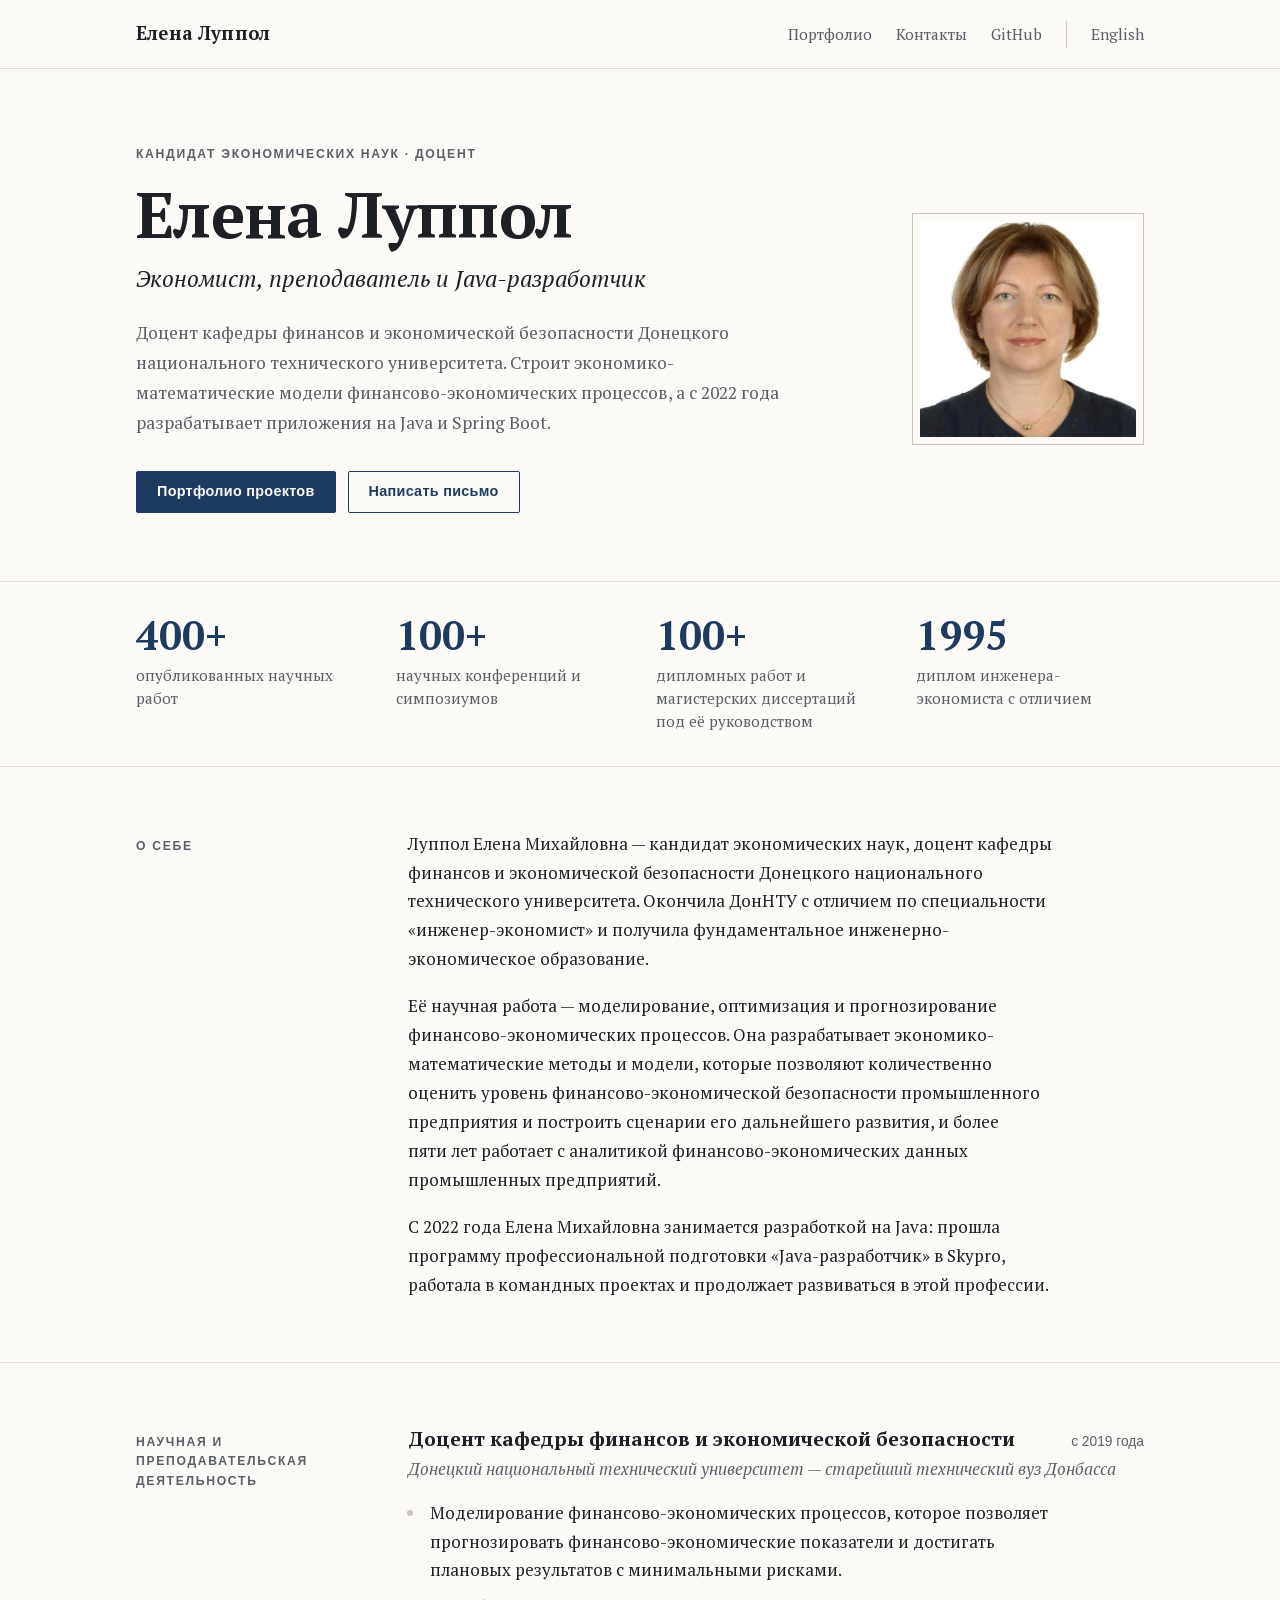
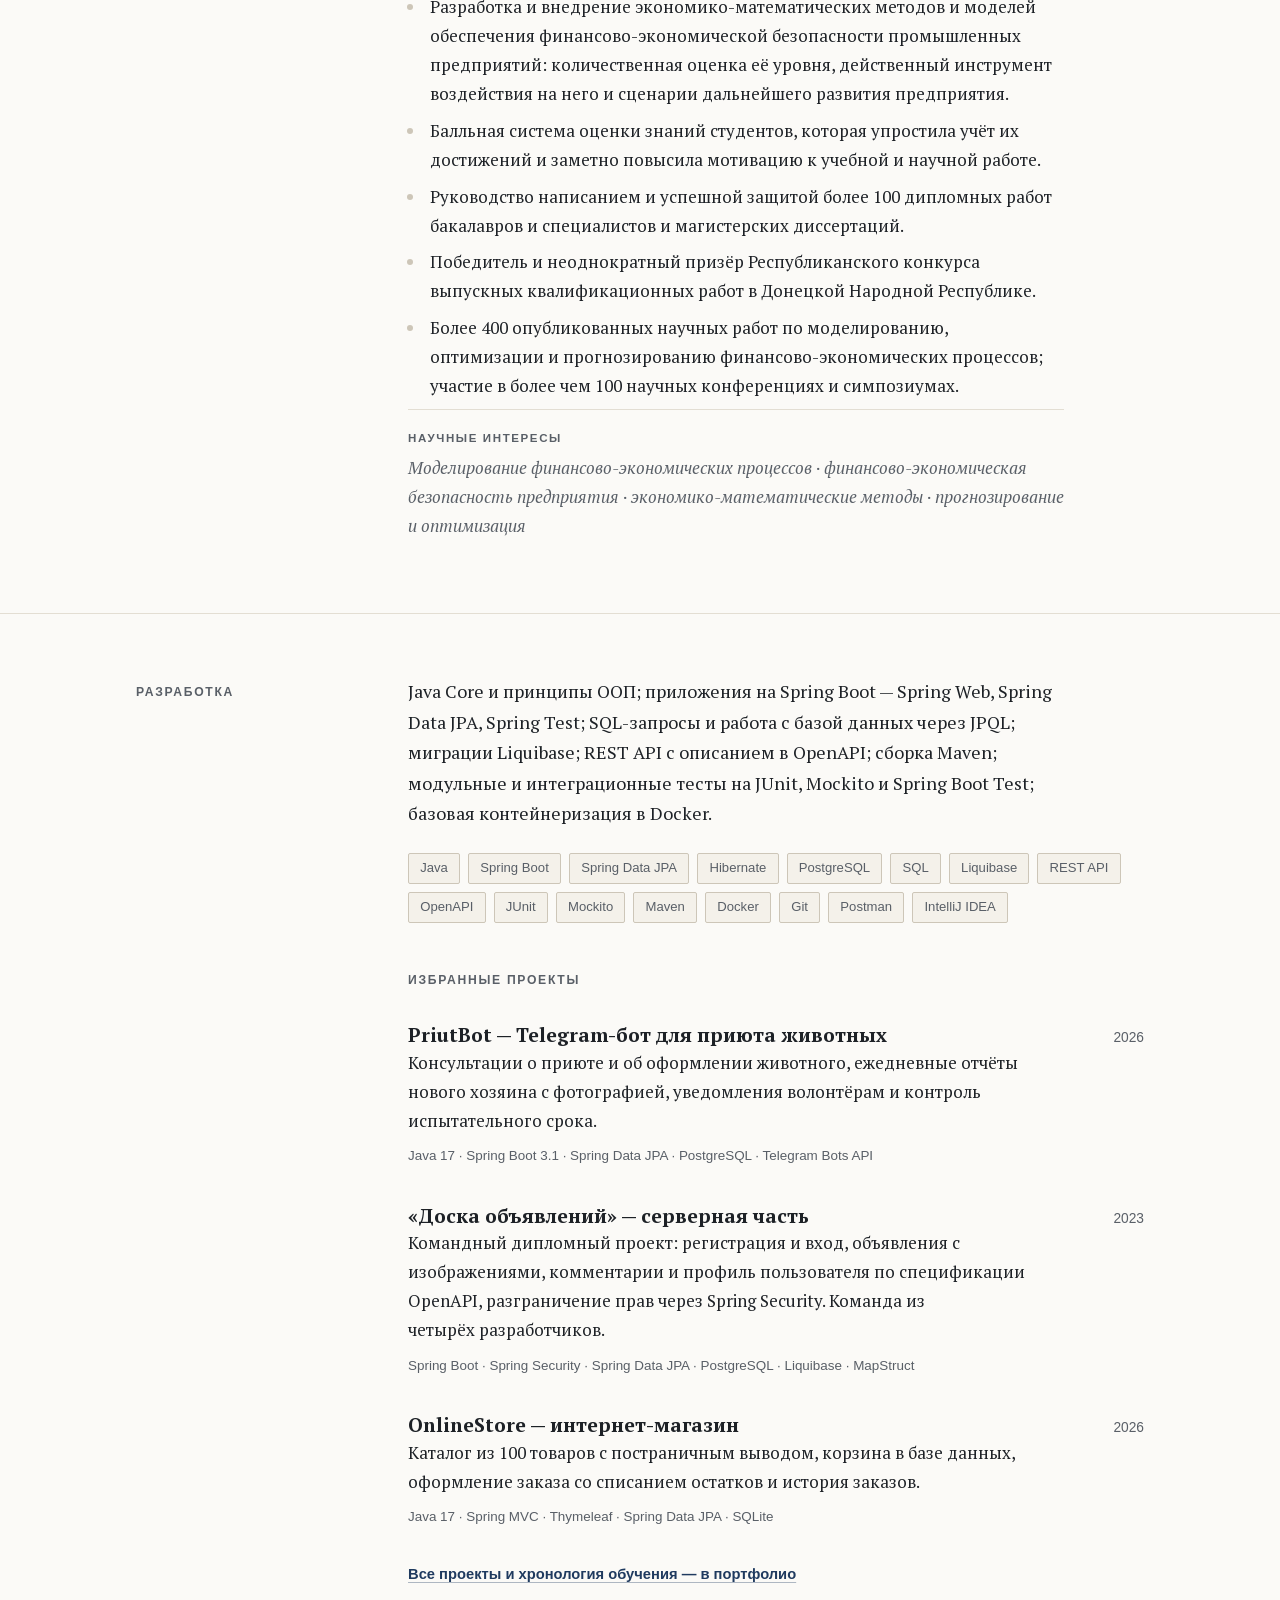
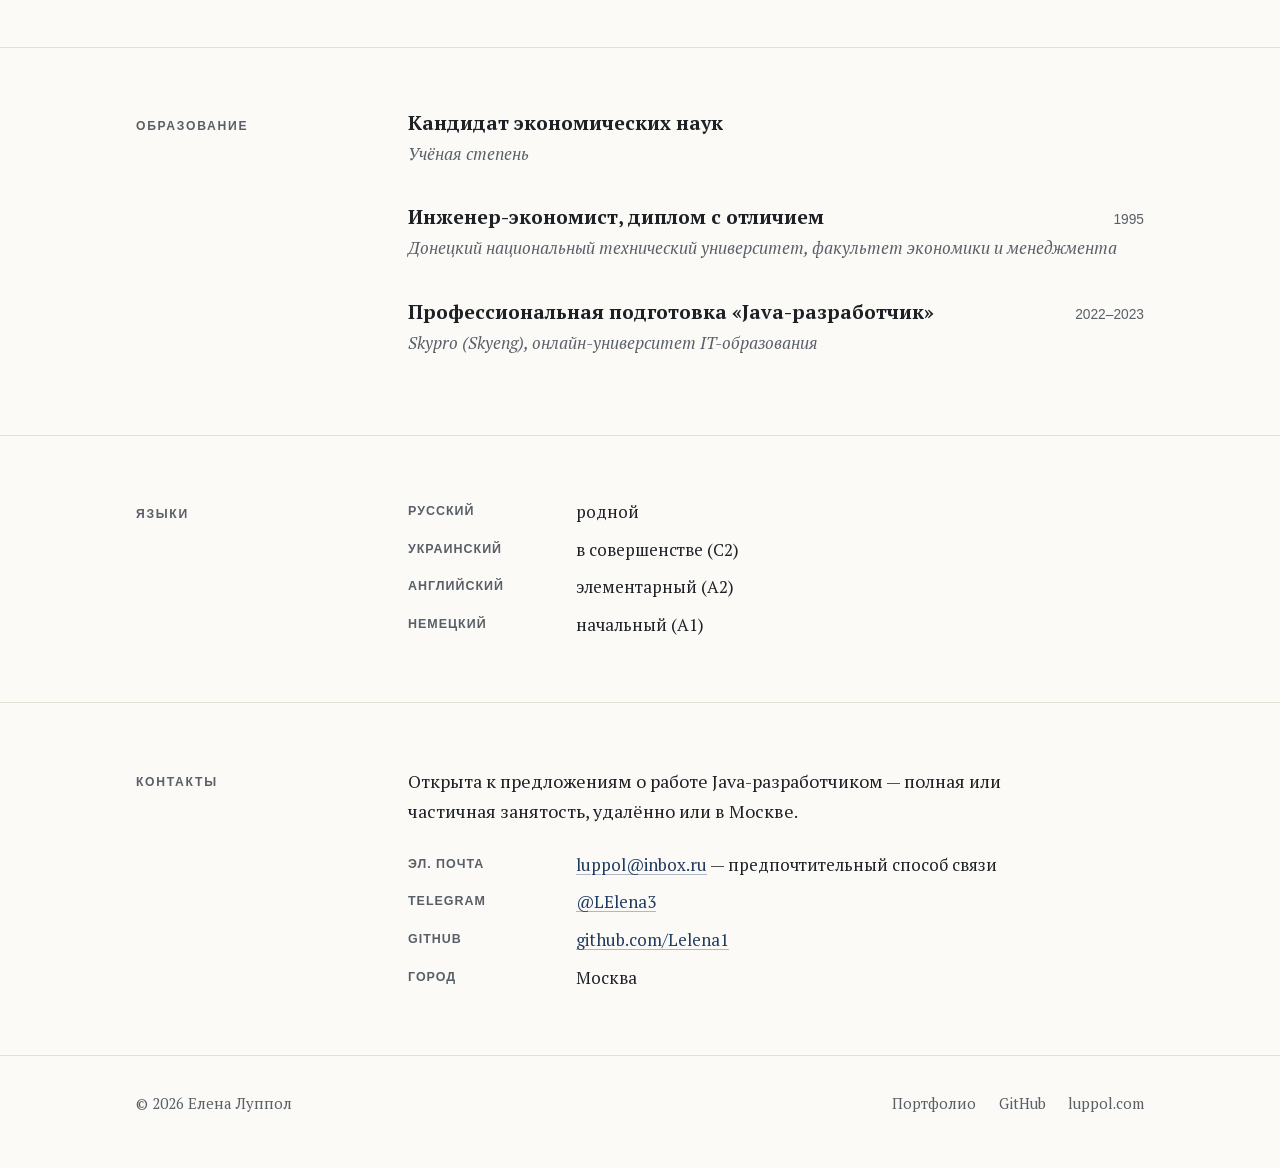
<file: index.html>
<!doctype html>
<html lang="ru">
<head>
<meta charset="utf-8">
<meta name="viewport" content="width=device-width, initial-scale=1">
<title>Елена Луппол — кандидат экономических наук, доцент, Java-разработчик</title>
<meta name="description" content="Кандидат экономических наук, доцент кафедры финансов и экономической безопасности ДонНТУ. Java-разработчик: Spring Boot, PostgreSQL, REST API. Москва.">
<link rel="canonical" href="https://elena.luppol.com/">
<link rel="alternate" hreflang="ru" href="https://elena.luppol.com/">
<link rel="alternate" hreflang="en" href="https://elena.luppol.com/en/">
<link rel="alternate" hreflang="x-default" href="https://elena.luppol.com/">
<meta property="og:type" content="profile">
<meta property="og:title" content="Елена Луппол — кандидат экономических наук, доцент, Java-разработчик">
<meta property="og:description" content="Кандидат экономических наук, доцент кафедры финансов и экономической безопасности ДонНТУ. Java-разработчик: Spring Boot, PostgreSQL, REST API.">
<meta property="og:url" content="https://elena.luppol.com/">
<meta property="og:image" content="https://elena.luppol.com/img/elena-luppol.jpg">
<meta property="og:locale" content="ru_RU">
<meta property="og:locale:alternate" content="en_US">
<meta name="twitter:card" content="summary">
<link rel="icon" href="/favicon.svg" type="image/svg+xml">
<link rel="preload" href="/fonts/pt-serif-400-cyrillic.woff2" as="font" type="font/woff2" crossorigin>
<link rel="stylesheet" href="/styles.css">
<script type="application/ld+json">
{
  "@context": "https://schema.org",
  "@type": "Person",
  "name": "Елена Луппол",
  "alternateName": ["Луппол Елена Михайловна", "Elena Luppol"],
  "url": "https://elena.luppol.com/",
  "image": "https://elena.luppol.com/img/elena-luppol.jpg",
  "jobTitle": "Доцент кафедры финансов и экономической безопасности",
  "worksFor": { "@type": "CollegeOrUniversity", "name": "Донецкий национальный технический университет" },
  "alumniOf": { "@type": "CollegeOrUniversity", "name": "Донецкий национальный технический университет" },
  "hasCredential": { "@type": "EducationalOccupationalCredential", "credentialCategory": "degree", "name": "Кандидат экономических наук" },
  "knowsAbout": ["Моделирование финансово-экономических процессов", "Финансово-экономическая безопасность предприятия", "Экономико-математические методы", "Java", "Spring Boot", "PostgreSQL"],
  "knowsLanguage": ["ru", "uk", "en", "de"],
  "email": "mailto:luppol@inbox.ru",
  "address": { "@type": "PostalAddress", "addressLocality": "Москва", "addressCountry": "RU" },
  "sameAs": ["https://github.com/Lelena1", "https://t.me/LElena3"]
}
</script>
</head>
<body>

<a class="skip" href="#main">Перейти к содержанию</a>

<header class="site-head">
  <div class="wrap">
    <a class="brand" href="/">Елена Луппол</a>
    <nav class="site-nav" aria-label="Основная навигация">
      <a href="/portfolio/">Портфолио</a>
      <a href="#contact">Контакты</a>
      <a href="https://github.com/Lelena1">GitHub</a>
      <a class="lang" href="/en/" hreflang="en" lang="en">English</a>
    </nav>
  </div>
</header>

<main id="main">

  <div class="hero">
    <div class="wrap">
      <div>
        <p class="kicker">Кандидат экономических наук&nbsp;· доцент</p>
        <h1>Елена Луппол</h1>
        <p class="role">Экономист, преподаватель и Java-разработчик</p>
        <p class="lede">Доцент кафедры финансов и экономической безопасности Донецкого национального технического университета. Строит экономико-математические модели финансово-экономических процессов, а с&nbsp;2022 года разрабатывает приложения на Java и Spring Boot.</p>
        <div class="actions">
          <a class="btn btn-primary" href="/portfolio/">Портфолио проектов</a>
          <a class="btn" href="mailto:luppol@inbox.ru">Написать письмо</a>
        </div>
      </div>
      <figure class="portrait">
        <img src="/img/elena-luppol.jpg" width="460" height="460" alt="Елена Луппол">
      </figure>
    </div>
  </div>

  <section class="figures-band" aria-label="В цифрах">
    <div class="wrap figures">
      <p class="figure"><strong>400+</strong><span>опубликованных научных работ</span></p>
      <p class="figure"><strong>100+</strong><span>научных конференций и симпозиумов</span></p>
      <p class="figure"><strong>100+</strong><span>дипломных работ и магистерских диссертаций под её руководством</span></p>
      <p class="figure"><strong>1995</strong><span>диплом инженера-экономиста с отличием</span></p>
    </div>
  </section>

  <section id="about">
    <div class="wrap section-grid">
      <h2>О себе</h2>
      <div class="prose">
        <p>Луппол Елена Михайловна&nbsp;— кандидат экономических наук, доцент кафедры финансов и экономической безопасности Донецкого национального технического университета. Окончила ДонНТУ с отличием по специальности «инженер-экономист» и получила фундаментальное инженерно-экономическое образование.</p>
        <p>Её научная работа&nbsp;— моделирование, оптимизация и прогнозирование финансово-экономических процессов. Она разрабатывает экономико-математические методы и модели, которые позволяют количественно оценить уровень финансово-экономической безопасности промышленного предприятия и построить сценарии его дальнейшего развития, и более пяти лет работает с аналитикой финансово-экономических данных промышленных предприятий.</p>
        <p>С 2022 года Елена Михайловна занимается разработкой на Java: прошла программу профессиональной подготовки «Java-разработчик» в Skypro, работала в командных проектах и продолжает развиваться в этой профессии.</p>
      </div>
    </div>
  </section>

  <section id="academic">
    <div class="wrap section-grid">
      <h2>Научная и преподавательская деятельность</h2>
      <div>
        <article class="entry">
          <div class="entry-head">
            <h3>Доцент кафедры финансов и экономической безопасности</h3>
            <span class="when">с 2019 года</span>
          </div>
          <p class="where">Донецкий национальный технический университет&nbsp;— старейший технический вуз Донбасса</p>
          <ul>
            <li>Моделирование финансово-экономических процессов, которое позволяет прогнозировать финансово-экономические показатели и достигать плановых результатов с минимальными рисками.</li>
            <li>Разработка и внедрение экономико-математических методов и моделей обеспечения финансово-экономической безопасности промышленных предприятий: количественная оценка её уровня, действенный инструмент воздействия на него и сценарии дальнейшего развития предприятия.</li>
            <li>Балльная система оценки знаний студентов, которая упростила учёт их достижений и заметно повысила мотивацию к учебной и научной работе.</li>
            <li>Руководство написанием и успешной защитой более 100 дипломных работ бакалавров и специалистов и магистерских диссертаций.</li>
            <li>Победитель и неоднократный призёр Республиканского конкурса выпускных квалификационных работ в Донецкой Народной Республике.</li>
            <li>Более 400 опубликованных научных работ по моделированию, оптимизации и прогнозированию финансово-экономических процессов; участие в более чем 100 научных конференциях и симпозиумах.</li>
          </ul>
          <p class="interests"><span class="label">Научные интересы</span>Моделирование финансово-экономических процессов&nbsp;· финансово-экономическая безопасность предприятия&nbsp;· экономико-математические методы&nbsp;· прогнозирование и оптимизация</p>
        </article>
      </div>
    </div>
  </section>

  <section id="development">
    <div class="wrap section-grid">
      <h2>Разработка</h2>
      <div>
        <p class="statement">Java Core и принципы ООП; приложения на Spring Boot&nbsp;— Spring Web, Spring Data JPA, Spring Test; SQL-запросы и работа с базой данных через JPQL; миграции Liquibase; REST API с описанием в OpenAPI; сборка Maven; модульные и интеграционные тесты на JUnit, Mockito и Spring Boot Test; базовая контейнеризация в Docker.</p>
        <ul class="keywords" aria-label="Технологии">
          <li>Java</li>
          <li>Spring Boot</li>
          <li>Spring Data JPA</li>
          <li>Hibernate</li>
          <li>PostgreSQL</li>
          <li>SQL</li>
          <li>Liquibase</li>
          <li>REST API</li>
          <li>OpenAPI</li>
          <li>JUnit</li>
          <li>Mockito</li>
          <li>Maven</li>
          <li>Docker</li>
          <li>Git</li>
          <li>Postman</li>
          <li>IntelliJ IDEA</li>
        </ul>

        <h2 class="section-title" style="margin-top: 3rem">Избранные проекты</h2>

        <article class="entry">
          <div class="entry-head">
            <h3><a href="https://github.com/Lelena1/PriutBot">PriutBot&nbsp;— Telegram-бот для приюта животных</a></h3>
            <span class="when">2026</span>
          </div>
          <p>Консультации о приюте и об оформлении животного, ежедневные отчёты нового хозяина с фотографией, уведомления волонтёрам и контроль испытательного срока.</p>
          <p class="stack-line">Java 17&nbsp;· Spring Boot 3.1&nbsp;· Spring Data JPA&nbsp;· PostgreSQL&nbsp;· Telegram Bots API</p>
        </article>

        <article class="entry">
          <div class="entry-head">
            <h3><a href="https://github.com/Lelena1/graduate-work-4-team/tree/develop">«Доска объявлений»&nbsp;— серверная часть</a></h3>
            <span class="when">2023</span>
          </div>
          <p>Командный дипломный проект: регистрация и вход, объявления с изображениями, комментарии и профиль пользователя по спецификации OpenAPI, разграничение прав через Spring Security. Команда из четырёх разработчиков.</p>
          <p class="stack-line">Spring Boot&nbsp;· Spring Security&nbsp;· Spring Data JPA&nbsp;· PostgreSQL&nbsp;· Liquibase&nbsp;· MapStruct</p>
        </article>

        <article class="entry">
          <div class="entry-head">
            <h3><a href="https://github.com/Lelena1/OnlineStore">OnlineStore&nbsp;— интернет-магазин</a></h3>
            <span class="when">2026</span>
          </div>
          <p>Каталог из 100 товаров с постраничным выводом, корзина в базе данных, оформление заказа со списанием остатков и история заказов.</p>
          <p class="stack-line">Java 17&nbsp;· Spring MVC&nbsp;· Thymeleaf&nbsp;· Spring Data JPA&nbsp;· SQLite</p>
        </article>

        <p class="more"><a href="/portfolio/">Все проекты и хронология обучения&nbsp;— в портфолио</a></p>
      </div>
    </div>
  </section>

  <section id="education">
    <div class="wrap section-grid">
      <h2>Образование</h2>
      <div>
        <article class="entry">
          <div class="entry-head">
            <h3>Кандидат экономических наук</h3>
          </div>
          <p class="where">Учёная степень</p>
        </article>
        <article class="entry">
          <div class="entry-head">
            <h3>Инженер-экономист, диплом с отличием</h3>
            <span class="when">1995</span>
          </div>
          <p class="where">Донецкий национальный технический университет, факультет экономики и менеджмента</p>
        </article>
        <article class="entry">
          <div class="entry-head">
            <h3>Профессиональная подготовка «Java-разработчик»</h3>
            <span class="when">2022–2023</span>
          </div>
          <p class="where">Skypro (Skyeng), онлайн-университет IT-образования</p>
        </article>
      </div>
    </div>
  </section>

  <section id="languages">
    <div class="wrap section-grid">
      <h2>Языки</h2>
      <dl class="facts">
        <div><dt>Русский</dt><dd>родной</dd></div>
        <div><dt>Украинский</dt><dd>в совершенстве (C2)</dd></div>
        <div><dt>Английский</dt><dd>элементарный (A2)</dd></div>
        <div><dt>Немецкий</dt><dd>начальный (A1)</dd></div>
      </dl>
    </div>
  </section>

  <section id="contact">
    <div class="wrap section-grid">
      <h2>Контакты</h2>
      <div>
        <p class="statement">Открыта к предложениям о работе Java-разработчиком&nbsp;— полная или частичная занятость, удалённо или в Москве.</p>
        <dl class="facts">
          <div><dt>Эл. почта</dt><dd><a href="mailto:luppol@inbox.ru">luppol@inbox.ru</a>&nbsp;— предпочтительный способ связи</dd></div>
          <div><dt>Telegram</dt><dd><a href="https://t.me/LElena3">@LElena3</a></dd></div>
          <div><dt>GitHub</dt><dd><a href="https://github.com/Lelena1">github.com/Lelena1</a></dd></div>
          <div><dt>Город</dt><dd>Москва</dd></div>
        </dl>
      </div>
    </div>
  </section>

</main>

<footer>
  <div class="wrap">
    <span>© 2026 Елена Луппол</span>
    <nav aria-label="Ссылки">
      <a href="/portfolio/">Портфолио</a>
      <a href="https://github.com/Lelena1">GitHub</a>
      <a href="https://luppol.com">luppol.com</a>
    </nav>
  </div>
</footer>

</body>
</html>
</file>
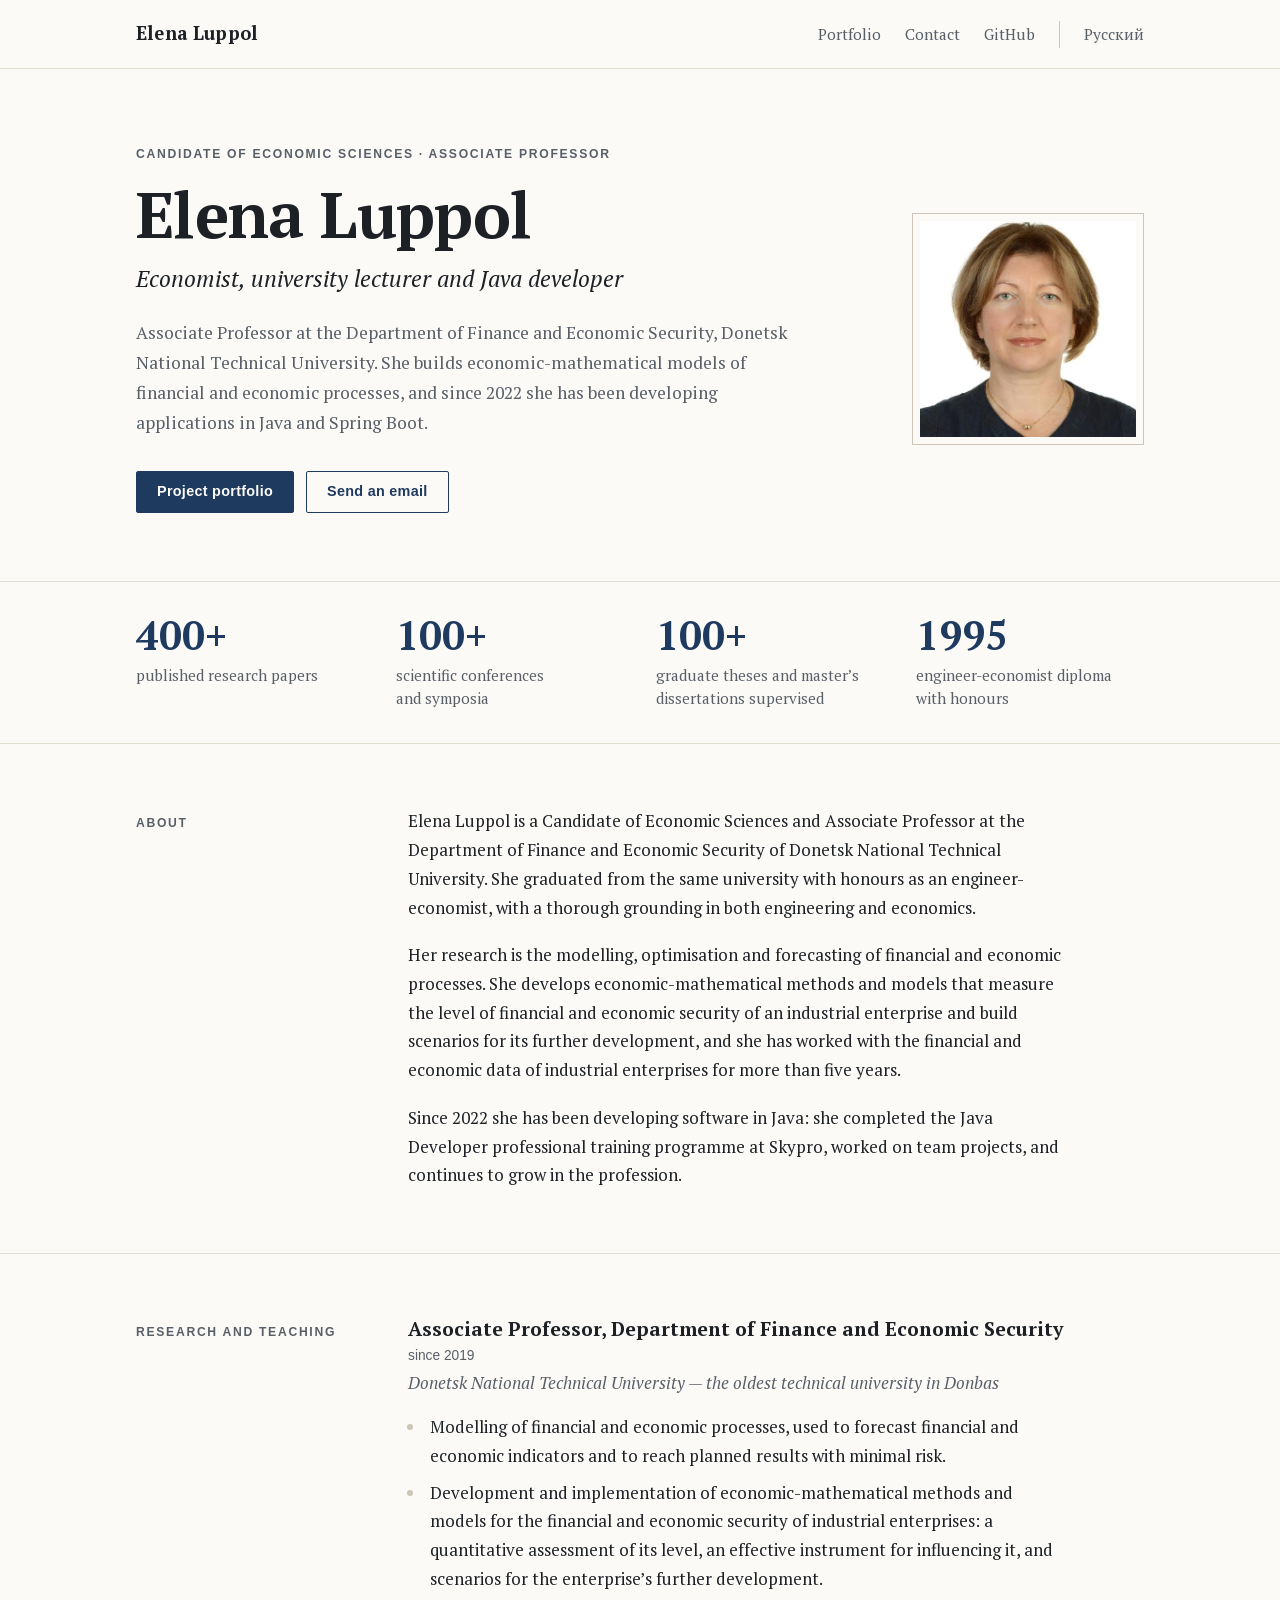
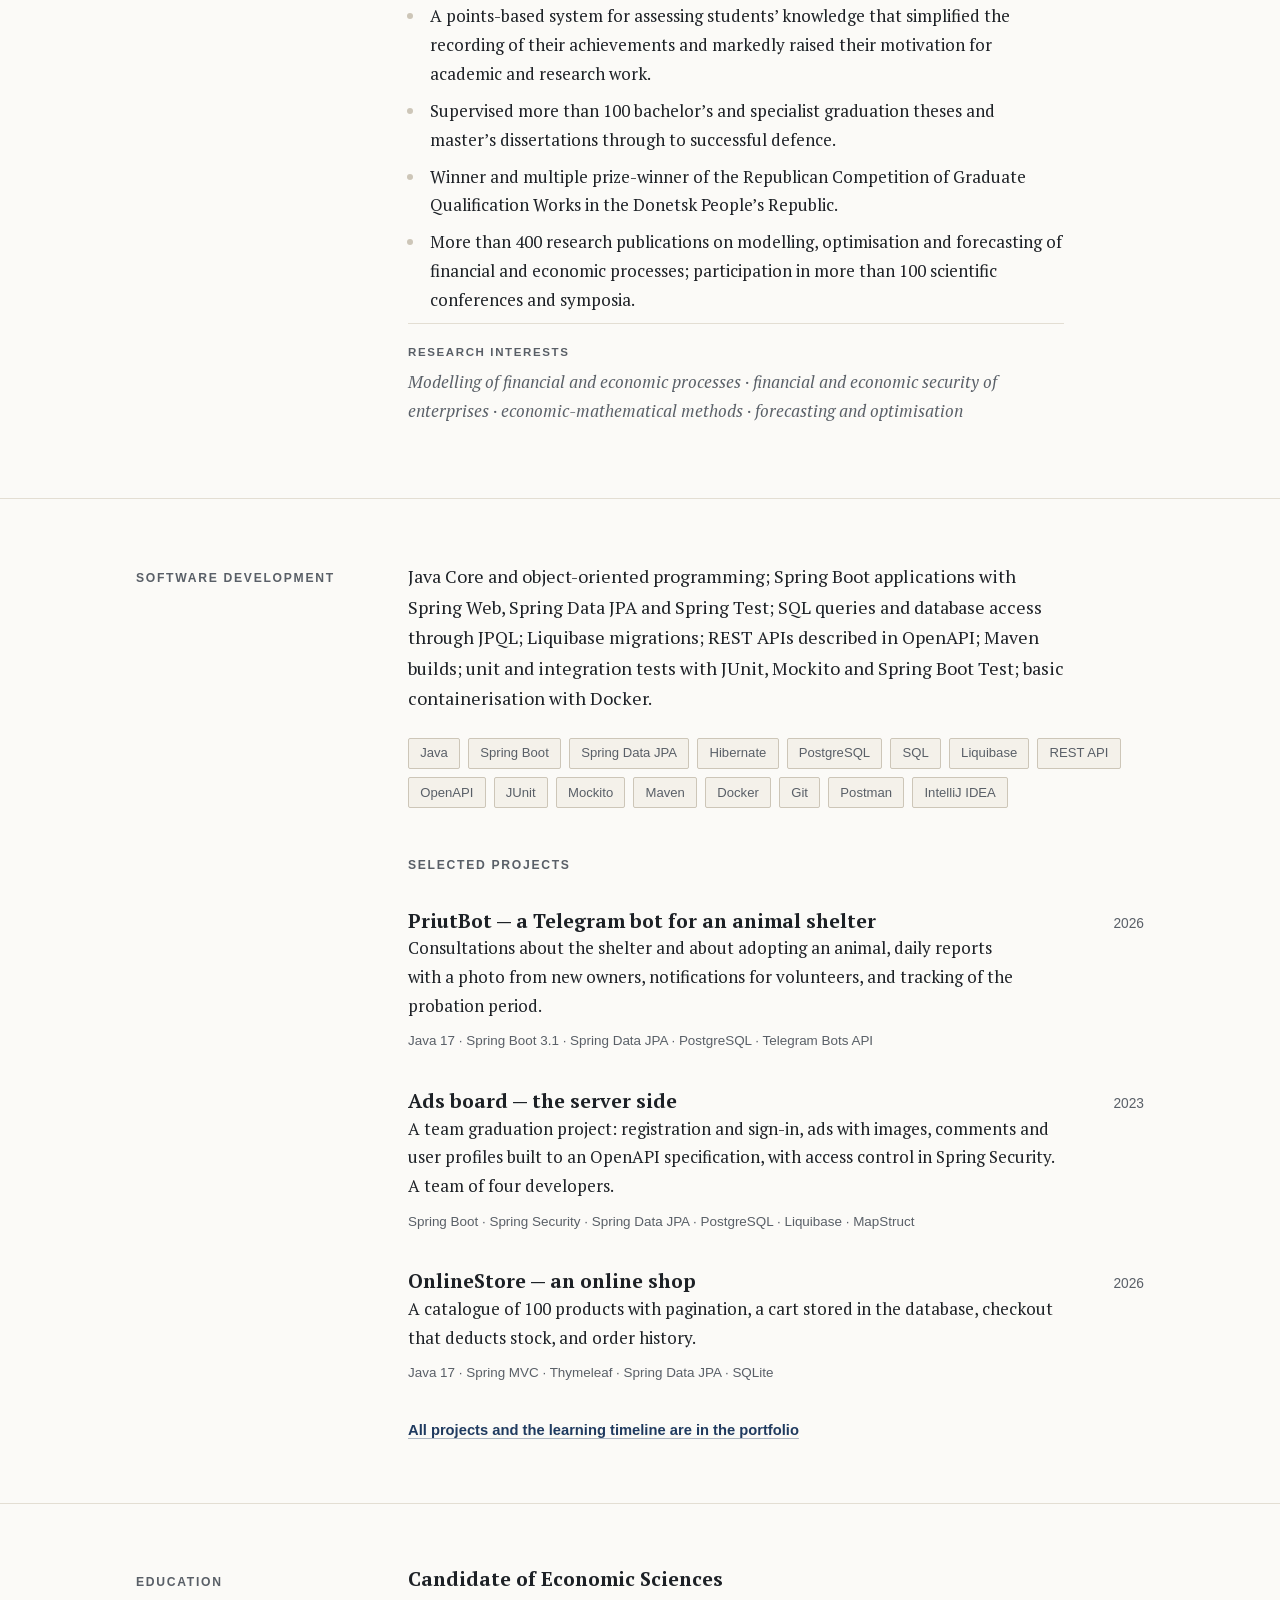
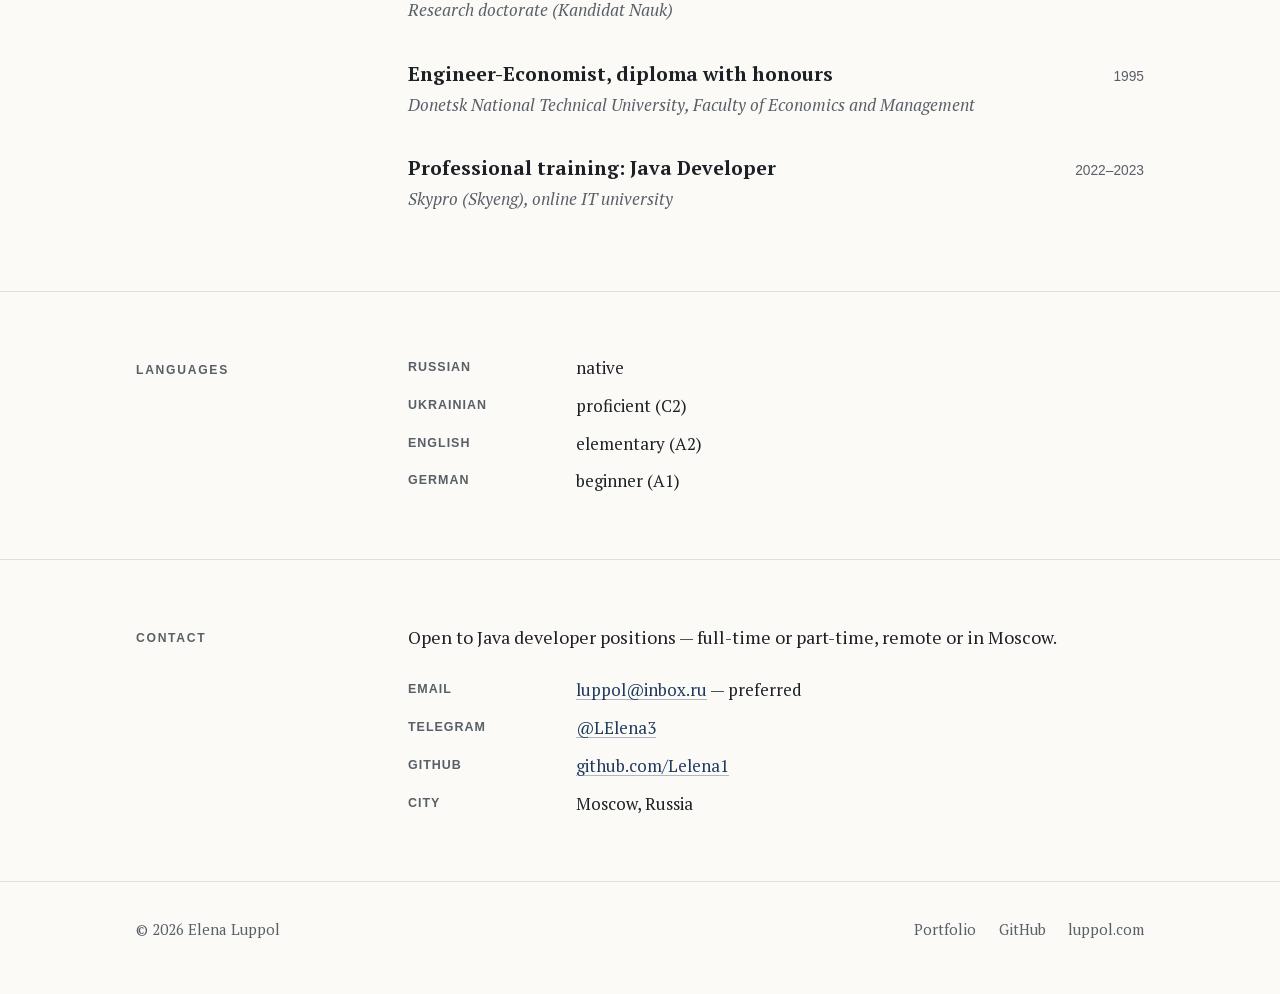
<file: en/index.html>
<!doctype html>
<html lang="en">
<head>
<meta charset="utf-8">
<meta name="viewport" content="width=device-width, initial-scale=1">
<title>Elena Luppol — Candidate of Economic Sciences, Associate Professor, Java Developer</title>
<meta name="description" content="Candidate of Economic Sciences and Associate Professor of Finance and Economic Security at Donetsk National Technical University. Java developer: Spring Boot, PostgreSQL, REST APIs. Moscow.">
<link rel="canonical" href="https://elena.luppol.com/en/">
<link rel="alternate" hreflang="ru" href="https://elena.luppol.com/">
<link rel="alternate" hreflang="en" href="https://elena.luppol.com/en/">
<link rel="alternate" hreflang="x-default" href="https://elena.luppol.com/">
<meta property="og:type" content="profile">
<meta property="og:title" content="Elena Luppol — Candidate of Economic Sciences, Associate Professor, Java Developer">
<meta property="og:description" content="Candidate of Economic Sciences and Associate Professor of Finance and Economic Security at Donetsk National Technical University. Java developer: Spring Boot, PostgreSQL, REST APIs.">
<meta property="og:url" content="https://elena.luppol.com/en/">
<meta property="og:image" content="https://elena.luppol.com/img/elena-luppol.jpg">
<meta property="og:locale" content="en_US">
<meta property="og:locale:alternate" content="ru_RU">
<meta name="twitter:card" content="summary">
<link rel="icon" href="/favicon.svg" type="image/svg+xml">
<link rel="preload" href="/fonts/pt-serif-400-latin.woff2" as="font" type="font/woff2" crossorigin>
<link rel="stylesheet" href="/styles.css">
<script type="application/ld+json">
{
  "@context": "https://schema.org",
  "@type": "Person",
  "name": "Elena Luppol",
  "alternateName": ["Елена Луппол", "Луппол Елена Михайловна"],
  "url": "https://elena.luppol.com/en/",
  "image": "https://elena.luppol.com/img/elena-luppol.jpg",
  "jobTitle": "Associate Professor, Department of Finance and Economic Security",
  "worksFor": { "@type": "CollegeOrUniversity", "name": "Donetsk National Technical University" },
  "alumniOf": { "@type": "CollegeOrUniversity", "name": "Donetsk National Technical University" },
  "hasCredential": { "@type": "EducationalOccupationalCredential", "credentialCategory": "degree", "name": "Candidate of Economic Sciences" },
  "knowsAbout": ["Modelling of financial and economic processes", "Financial and economic security of enterprises", "Economic-mathematical methods", "Java", "Spring Boot", "PostgreSQL"],
  "knowsLanguage": ["ru", "uk", "en", "de"],
  "email": "mailto:luppol@inbox.ru",
  "address": { "@type": "PostalAddress", "addressLocality": "Moscow", "addressCountry": "RU" },
  "sameAs": ["https://github.com/Lelena1", "https://t.me/LElena3"]
}
</script>
</head>
<body>

<a class="skip" href="#main">Skip to content</a>

<header class="site-head">
  <div class="wrap">
    <a class="brand" href="/en/">Elena Luppol</a>
    <nav class="site-nav" aria-label="Main navigation">
      <a href="/en/portfolio/">Portfolio</a>
      <a href="#contact">Contact</a>
      <a href="https://github.com/Lelena1">GitHub</a>
      <a class="lang" href="/" hreflang="ru" lang="ru">Русский</a>
    </nav>
  </div>
</header>

<main id="main">

  <div class="hero">
    <div class="wrap">
      <div>
        <p class="kicker">Candidate of Economic Sciences&nbsp;· Associate Professor</p>
        <h1>Elena Luppol</h1>
        <p class="role">Economist, university lecturer and Java developer</p>
        <p class="lede">Associate Professor at the Department of Finance and Economic Security, Donetsk National Technical University. She builds economic-mathematical models of financial and economic processes, and since 2022 she has been developing applications in Java and Spring Boot.</p>
        <div class="actions">
          <a class="btn btn-primary" href="/en/portfolio/">Project portfolio</a>
          <a class="btn" href="mailto:luppol@inbox.ru">Send an email</a>
        </div>
      </div>
      <figure class="portrait">
        <img src="/img/elena-luppol.jpg" width="460" height="460" alt="Elena Luppol">
      </figure>
    </div>
  </div>

  <section class="figures-band" aria-label="In figures">
    <div class="wrap figures">
      <p class="figure"><strong>400+</strong><span>published research papers</span></p>
      <p class="figure"><strong>100+</strong><span>scientific conferences and symposia</span></p>
      <p class="figure"><strong>100+</strong><span>graduate theses and master’s dissertations supervised</span></p>
      <p class="figure"><strong>1995</strong><span>engineer-economist diploma with honours</span></p>
    </div>
  </section>

  <section id="about">
    <div class="wrap section-grid">
      <h2>About</h2>
      <div class="prose">
        <p>Elena Luppol is a Candidate of Economic Sciences and Associate Professor at the Department of Finance and Economic Security of Donetsk National Technical University. She graduated from the same university with honours as an engineer-economist, with a thorough grounding in both engineering and economics.</p>
        <p>Her research is the modelling, optimisation and forecasting of financial and economic processes. She develops economic-mathematical methods and models that measure the level of financial and economic security of an industrial enterprise and build scenarios for its further development, and she has worked with the financial and economic data of industrial enterprises for more than five years.</p>
        <p>Since 2022 she has been developing software in Java: she completed the Java Developer professional training programme at Skypro, worked on team projects, and continues to grow in the profession.</p>
      </div>
    </div>
  </section>

  <section id="academic">
    <div class="wrap section-grid">
      <h2>Research and teaching</h2>
      <div>
        <article class="entry">
          <div class="entry-head">
            <h3>Associate Professor, Department of Finance and Economic Security</h3>
            <span class="when">since 2019</span>
          </div>
          <p class="where">Donetsk National Technical University&nbsp;— the oldest technical university in Donbas</p>
          <ul>
            <li>Modelling of financial and economic processes, used to forecast financial and economic indicators and to reach planned results with minimal risk.</li>
            <li>Development and implementation of economic-mathematical methods and models for the financial and economic security of industrial enterprises: a quantitative assessment of its level, an effective instrument for influencing it, and scenarios for the enterprise’s further development.</li>
            <li>A points-based system for assessing students’ knowledge that simplified the recording of their achievements and markedly raised their motivation for academic and research work.</li>
            <li>Supervised more than 100 bachelor’s and specialist graduation theses and master’s dissertations through to successful defence.</li>
            <li>Winner and multiple prize-winner of the Republican Competition of Graduate Qualification Works in the Donetsk People’s Republic.</li>
            <li>More than 400 research publications on modelling, optimisation and forecasting of financial and economic processes; participation in more than 100 scientific conferences and symposia.</li>
          </ul>
          <p class="interests"><span class="label">Research interests</span>Modelling of financial and economic processes&nbsp;· financial and economic security of enterprises&nbsp;· economic-mathematical methods&nbsp;· forecasting and optimisation</p>
        </article>
      </div>
    </div>
  </section>

  <section id="development">
    <div class="wrap section-grid">
      <h2>Software development</h2>
      <div>
        <p class="statement">Java Core and object-oriented programming; Spring Boot applications with Spring Web, Spring Data JPA and Spring Test; SQL queries and database access through JPQL; Liquibase migrations; REST APIs described in OpenAPI; Maven builds; unit and integration tests with JUnit, Mockito and Spring Boot Test; basic containerisation with Docker.</p>
        <ul class="keywords" aria-label="Technologies">
          <li>Java</li>
          <li>Spring Boot</li>
          <li>Spring Data JPA</li>
          <li>Hibernate</li>
          <li>PostgreSQL</li>
          <li>SQL</li>
          <li>Liquibase</li>
          <li>REST API</li>
          <li>OpenAPI</li>
          <li>JUnit</li>
          <li>Mockito</li>
          <li>Maven</li>
          <li>Docker</li>
          <li>Git</li>
          <li>Postman</li>
          <li>IntelliJ IDEA</li>
        </ul>

        <h2 class="section-title" style="margin-top: 3rem">Selected projects</h2>

        <article class="entry">
          <div class="entry-head">
            <h3><a href="https://github.com/Lelena1/PriutBot">PriutBot&nbsp;— a Telegram bot for an animal shelter</a></h3>
            <span class="when">2026</span>
          </div>
          <p>Consultations about the shelter and about adopting an animal, daily reports with a photo from new owners, notifications for volunteers, and tracking of the probation period.</p>
          <p class="stack-line">Java 17&nbsp;· Spring Boot 3.1&nbsp;· Spring Data JPA&nbsp;· PostgreSQL&nbsp;· Telegram Bots API</p>
        </article>

        <article class="entry">
          <div class="entry-head">
            <h3><a href="https://github.com/Lelena1/graduate-work-4-team/tree/develop">Ads board&nbsp;— the server side</a></h3>
            <span class="when">2023</span>
          </div>
          <p>A team graduation project: registration and sign-in, ads with images, comments and user profiles built to an OpenAPI specification, with access control in Spring Security. A team of four developers.</p>
          <p class="stack-line">Spring Boot&nbsp;· Spring Security&nbsp;· Spring Data JPA&nbsp;· PostgreSQL&nbsp;· Liquibase&nbsp;· MapStruct</p>
        </article>

        <article class="entry">
          <div class="entry-head">
            <h3><a href="https://github.com/Lelena1/OnlineStore">OnlineStore&nbsp;— an online shop</a></h3>
            <span class="when">2026</span>
          </div>
          <p>A catalogue of 100 products with pagination, a cart stored in the database, checkout that deducts stock, and order history.</p>
          <p class="stack-line">Java 17&nbsp;· Spring MVC&nbsp;· Thymeleaf&nbsp;· Spring Data JPA&nbsp;· SQLite</p>
        </article>

        <p class="more"><a href="/en/portfolio/">All projects and the learning timeline are in the portfolio</a></p>
      </div>
    </div>
  </section>

  <section id="education">
    <div class="wrap section-grid">
      <h2>Education</h2>
      <div>
        <article class="entry">
          <div class="entry-head">
            <h3>Candidate of Economic Sciences</h3>
          </div>
          <p class="where">Research doctorate (Kandidat Nauk)</p>
        </article>
        <article class="entry">
          <div class="entry-head">
            <h3>Engineer-Economist, diploma with honours</h3>
            <span class="when">1995</span>
          </div>
          <p class="where">Donetsk National Technical University, Faculty of Economics and Management</p>
        </article>
        <article class="entry">
          <div class="entry-head">
            <h3>Professional training: Java Developer</h3>
            <span class="when">2022–2023</span>
          </div>
          <p class="where">Skypro (Skyeng), online IT university</p>
        </article>
      </div>
    </div>
  </section>

  <section id="languages">
    <div class="wrap section-grid">
      <h2>Languages</h2>
      <dl class="facts">
        <div><dt>Russian</dt><dd>native</dd></div>
        <div><dt>Ukrainian</dt><dd>proficient (C2)</dd></div>
        <div><dt>English</dt><dd>elementary (A2)</dd></div>
        <div><dt>German</dt><dd>beginner (A1)</dd></div>
      </dl>
    </div>
  </section>

  <section id="contact">
    <div class="wrap section-grid">
      <h2>Contact</h2>
      <div>
        <p class="statement">Open to Java developer positions&nbsp;— full-time or part-time, remote or in Moscow.</p>
        <dl class="facts">
          <div><dt>Email</dt><dd><a href="mailto:luppol@inbox.ru">luppol@inbox.ru</a>&nbsp;— preferred</dd></div>
          <div><dt>Telegram</dt><dd><a href="https://t.me/LElena3">@LElena3</a></dd></div>
          <div><dt>GitHub</dt><dd><a href="https://github.com/Lelena1">github.com/Lelena1</a></dd></div>
          <div><dt>City</dt><dd>Moscow, Russia</dd></div>
        </dl>
      </div>
    </div>
  </section>

</main>

<footer>
  <div class="wrap">
    <span>© 2026 Elena Luppol</span>
    <nav aria-label="Links">
      <a href="/en/portfolio/">Portfolio</a>
      <a href="https://github.com/Lelena1">GitHub</a>
      <a href="https://luppol.com">luppol.com</a>
    </nav>
  </div>
</footer>

</body>
</html>
</file>
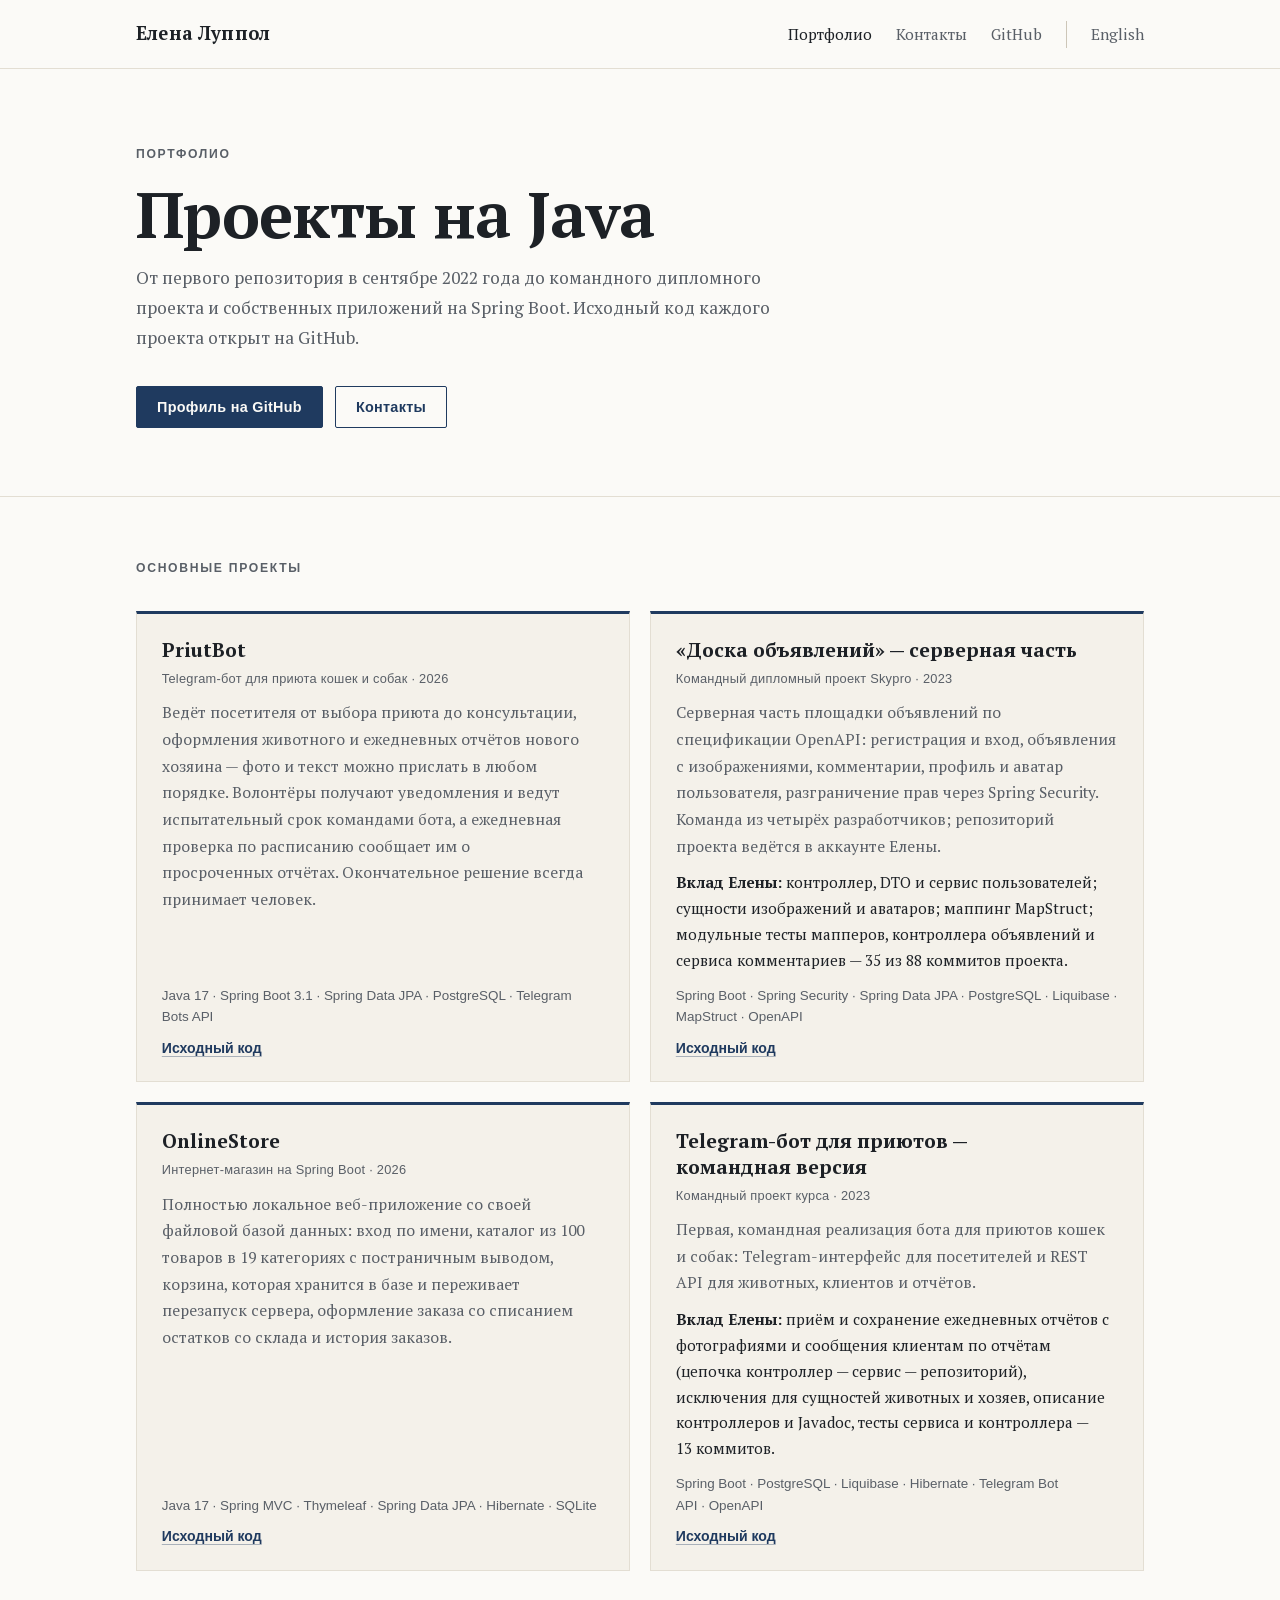
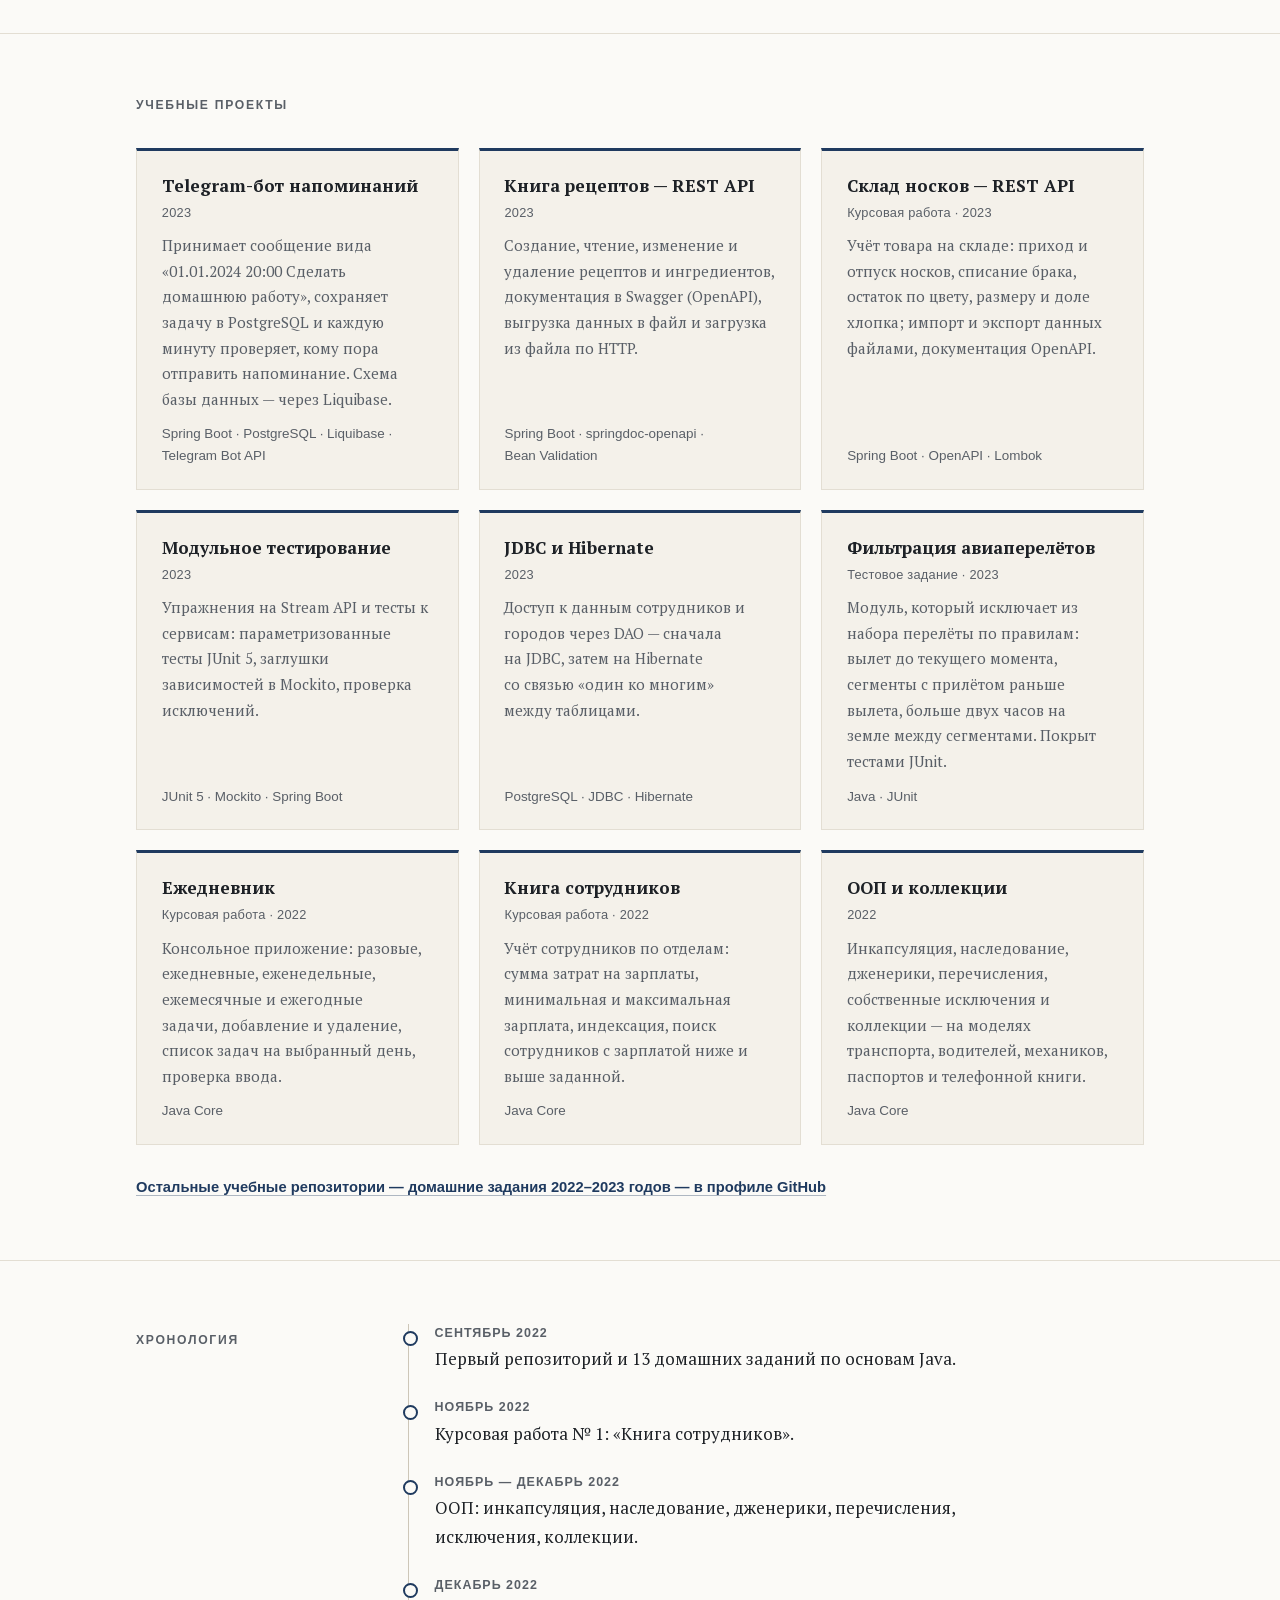
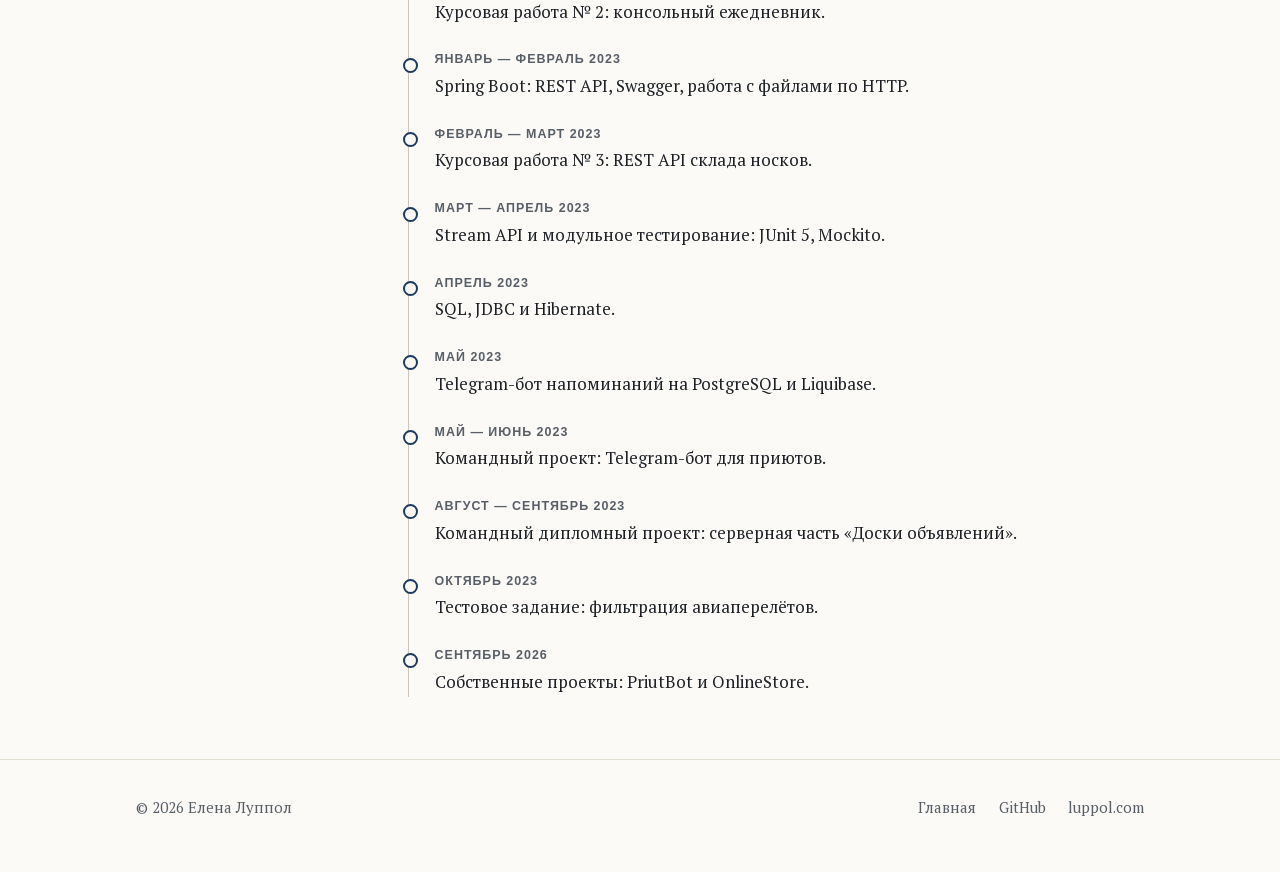
<file: portfolio/index.html>
<!doctype html>
<html lang="ru">
<head>
<meta charset="utf-8">
<meta name="viewport" content="width=device-width, initial-scale=1">
<title>Портфолио — Елена Луппол</title>
<meta name="description" content="Проекты Елены Луппол на Java и Spring Boot: Telegram-бот для приюта, серверная часть доски объявлений, интернет-магазин и учебные проекты — с исходным кодом на GitHub.">
<link rel="canonical" href="https://elena.luppol.com/portfolio/">
<link rel="alternate" hreflang="ru" href="https://elena.luppol.com/portfolio/">
<link rel="alternate" hreflang="en" href="https://elena.luppol.com/en/portfolio/">
<link rel="alternate" hreflang="x-default" href="https://elena.luppol.com/portfolio/">
<meta property="og:type" content="website">
<meta property="og:title" content="Портфолио — Елена Луппол">
<meta property="og:description" content="Проекты на Java и Spring Boot — от первого репозитория в 2022 году до командного дипломного проекта и собственных приложений.">
<meta property="og:url" content="https://elena.luppol.com/portfolio/">
<meta property="og:image" content="https://elena.luppol.com/img/elena-luppol.jpg">
<meta property="og:locale" content="ru_RU">
<meta name="twitter:card" content="summary">
<link rel="icon" href="/favicon.svg" type="image/svg+xml">
<link rel="preload" href="/fonts/pt-serif-400-cyrillic.woff2" as="font" type="font/woff2" crossorigin>
<link rel="stylesheet" href="/styles.css">
</head>
<body>

<a class="skip" href="#main">Перейти к содержанию</a>

<header class="site-head">
  <div class="wrap">
    <a class="brand" href="/">Елена Луппол</a>
    <nav class="site-nav" aria-label="Основная навигация">
      <a href="/portfolio/" aria-current="page">Портфолио</a>
      <a href="/#contact">Контакты</a>
      <a href="https://github.com/Lelena1">GitHub</a>
      <a class="lang" href="/en/portfolio/" hreflang="en" lang="en">English</a>
    </nav>
  </div>
</header>

<main id="main">

  <div class="hero">
    <div class="wrap">
      <div>
        <p class="kicker">Портфолио</p>
        <h1>Проекты на Java</h1>
        <p class="lede">От первого репозитория в сентябре 2022 года до командного дипломного проекта и собственных приложений на Spring Boot. Исходный код каждого проекта открыт на GitHub.</p>
        <div class="actions">
          <a class="btn btn-primary" href="https://github.com/Lelena1">Профиль на GitHub</a>
          <a class="btn" href="/#contact">Контакты</a>
        </div>
      </div>
    </div>
  </div>

  <section id="main-projects">
    <div class="wrap">
      <h2 class="section-title">Основные проекты</h2>
      <div class="projects">

        <article class="project">
          <h3><a href="https://github.com/Lelena1/PriutBot">PriutBot</a></h3>
          <p class="sub">Telegram-бот для приюта кошек и собак&nbsp;· 2026</p>
          <p class="desc">Ведёт посетителя от выбора приюта до консультации, оформления животного и ежедневных отчётов нового хозяина&nbsp;— фото и текст можно прислать в любом порядке. Волонтёры получают уведомления и ведут испытательный срок командами бота, а ежедневная проверка по расписанию сообщает им о просроченных отчётах. Окончательное решение всегда принимает человек.</p>
          <p class="stack-line">Java 17&nbsp;· Spring Boot 3.1&nbsp;· Spring Data JPA&nbsp;· PostgreSQL&nbsp;· Telegram Bots API</p>
          <p class="links"><a href="https://github.com/Lelena1/PriutBot">Исходный код</a></p>
        </article>

        <article class="project">
          <h3><a href="https://github.com/Lelena1/graduate-work-4-team/tree/develop">«Доска объявлений»&nbsp;— серверная часть</a></h3>
          <p class="sub">Командный дипломный проект Skypro&nbsp;· 2023</p>
          <p class="desc">Серверная часть площадки объявлений по спецификации OpenAPI: регистрация и вход, объявления с изображениями, комментарии, профиль и аватар пользователя, разграничение прав через Spring Security. Команда из четырёх разработчиков; репозиторий проекта ведётся в аккаунте Елены.</p>
          <p class="contrib"><strong>Вклад Елены:</strong> контроллер, DTO и сервис пользователей; сущности изображений и аватаров; маппинг MapStruct; модульные тесты мапперов, контроллера объявлений и сервиса комментариев&nbsp;— 35 из 88 коммитов проекта.</p>
          <p class="stack-line">Spring Boot&nbsp;· Spring Security&nbsp;· Spring Data JPA&nbsp;· PostgreSQL&nbsp;· Liquibase&nbsp;· MapStruct&nbsp;· OpenAPI</p>
          <p class="links"><a href="https://github.com/Lelena1/graduate-work-4-team/tree/develop">Исходный код</a></p>
        </article>

        <article class="project">
          <h3><a href="https://github.com/Lelena1/OnlineStore">OnlineStore</a></h3>
          <p class="sub">Интернет-магазин на Spring Boot&nbsp;· 2026</p>
          <p class="desc">Полностью локальное веб-приложение со своей файловой базой данных: вход по имени, каталог из 100 товаров в 19 категориях с постраничным выводом, корзина, которая хранится в базе и переживает перезапуск сервера, оформление заказа со списанием остатков со склада и история заказов.</p>
          <p class="stack-line">Java 17&nbsp;· Spring MVC&nbsp;· Thymeleaf&nbsp;· Spring Data JPA&nbsp;· Hibernate&nbsp;· SQLite</p>
          <p class="links"><a href="https://github.com/Lelena1/OnlineStore">Исходный код</a></p>
        </article>

        <article class="project">
          <h3><a href="https://github.com/AndreevSV/PriutTelegramBot">Telegram-бот для приютов&nbsp;— командная версия</a></h3>
          <p class="sub">Командный проект курса&nbsp;· 2023</p>
          <p class="desc">Первая, командная реализация бота для приютов кошек и собак: Telegram-интерфейс для посетителей и REST API для животных, клиентов и отчётов.</p>
          <p class="contrib"><strong>Вклад Елены:</strong> приём и сохранение ежедневных отчётов с фотографиями и сообщения клиентам по отчётам (цепочка контроллер&nbsp;— сервис&nbsp;— репозиторий), исключения для сущностей животных и хозяев, описание контроллеров и Javadoc, тесты сервиса и контроллера&nbsp;— 13 коммитов.</p>
          <p class="stack-line">Spring Boot&nbsp;· PostgreSQL&nbsp;· Liquibase&nbsp;· Hibernate&nbsp;· Telegram Bot API&nbsp;· OpenAPI</p>
          <p class="links"><a href="https://github.com/AndreevSV/PriutTelegramBot">Исходный код</a></p>
        </article>

      </div>
    </div>
  </section>

  <section id="course-projects">
    <div class="wrap">
      <h2 class="section-title">Учебные проекты</h2>
      <div class="projects projects-small">

        <article class="project">
          <h3><a href="https://github.com/Lelena1/firstbot">Telegram-бот напоминаний</a></h3>
          <p class="sub">2023</p>
          <p class="desc">Принимает сообщение вида «01.01.2024 20:00 Сделать домашнюю работу», сохраняет задачу в PostgreSQL и каждую минуту проверяет, кому пора отправить напоминание. Схема базы данных&nbsp;— через Liquibase.</p>
          <p class="stack-line">Spring Boot&nbsp;· PostgreSQL&nbsp;· Liquibase&nbsp;· Telegram Bot API</p>
        </article>

        <article class="project">
          <h3><a href="https://github.com/Lelena1/recipesapp1">Книга рецептов&nbsp;— REST API</a></h3>
          <p class="sub">2023</p>
          <p class="desc">Создание, чтение, изменение и удаление рецептов и ингредиентов, документация в Swagger (OpenAPI), выгрузка данных в файл и загрузка из файла по HTTP.</p>
          <p class="stack-line">Spring Boot&nbsp;· springdoc-openapi&nbsp;· Bean Validation</p>
        </article>

        <article class="project">
          <h3><a href="https://github.com/Lelena1/kw3/tree/kw3">Склад носков&nbsp;— REST API</a></h3>
          <p class="sub">Курсовая работа&nbsp;· 2023</p>
          <p class="desc">Учёт товара на складе: приход и отпуск носков, списание брака, остаток по цвету, размеру и доле хлопка; импорт и экспорт данных файлами, документация OpenAPI.</p>
          <p class="stack-line">Spring Boot&nbsp;· OpenAPI&nbsp;· Lombok</p>
        </article>

        <article class="project">
          <h3><a href="https://github.com/Lelena1/stream">Модульное тестирование</a></h3>
          <p class="sub">2023</p>
          <p class="desc">Упражнения на Stream API и тесты к сервисам: параметризованные тесты JUnit 5, заглушки зависимостей в Mockito, проверка исключений.</p>
          <p class="stack-line">JUnit 5&nbsp;· Mockito&nbsp;· Spring Boot</p>
        </article>

        <article class="project">
          <h3><a href="https://github.com/Lelena1/hwlessonjdbc">JDBC и Hibernate</a></h3>
          <p class="sub">2023</p>
          <p class="desc">Доступ к данным сотрудников и городов через DAO&nbsp;— сначала на JDBC, затем на Hibernate со связью «один ко многим» между таблицами.</p>
          <p class="stack-line">PostgreSQL&nbsp;· JDBC&nbsp;· Hibernate</p>
        </article>

        <article class="project">
          <h3><a href="https://github.com/Lelena1/testing-task-2/tree/dev">Фильтрация авиаперелётов</a></h3>
          <p class="sub">Тестовое задание&nbsp;· 2023</p>
          <p class="desc">Модуль, который исключает из набора перелёты по правилам: вылет до текущего момента, сегменты с прилётом раньше вылета, больше двух часов на земле между сегментами. Покрыт тестами JUnit.</p>
          <p class="stack-line">Java&nbsp;· JUnit</p>
        </article>

        <article class="project">
          <h3><a href="https://github.com/Lelena1/coursepaper2luppol">Ежедневник</a></h3>
          <p class="sub">Курсовая работа&nbsp;· 2022</p>
          <p class="desc">Консольное приложение: разовые, ежедневные, еженедельные, ежемесячные и ежегодные задачи, добавление и удаление, список задач на выбранный день, проверка ввода.</p>
          <p class="stack-line">Java Core</p>
        </article>

        <article class="project">
          <h3><a href="https://github.com/Lelena1/coursework1-staffbook">Книга сотрудников</a></h3>
          <p class="sub">Курсовая работа&nbsp;· 2022</p>
          <p class="desc">Учёт сотрудников по отделам: сумма затрат на зарплаты, минимальная и максимальная зарплата, индексация, поиск сотрудников с зарплатой ниже и выше заданной.</p>
          <p class="stack-line">Java Core</p>
        </article>

        <article class="project">
          <h3><a href="https://github.com/Lelena1/oop4">ООП и коллекции</a></h3>
          <p class="sub">2022</p>
          <p class="desc">Инкапсуляция, наследование, дженерики, перечисления, собственные исключения и коллекции&nbsp;— на моделях транспорта, водителей, механиков, паспортов и телефонной книги.</p>
          <p class="stack-line">Java Core</p>
        </article>

      </div>
      <p class="more"><a href="https://github.com/Lelena1?tab=repositories">Остальные учебные репозитории&nbsp;— домашние задания 2022–2023 годов&nbsp;— в профиле GitHub</a></p>
    </div>
  </section>

  <section id="timeline">
    <div class="wrap section-grid">
      <h2>Хронология</h2>
      <ol class="timeline">
        <li><time>Сентябрь 2022</time><p>Первый репозиторий и 13 домашних заданий по основам Java.</p></li>
        <li><time>Ноябрь 2022</time><p>Курсовая работа № 1: «Книга сотрудников».</p></li>
        <li><time>Ноябрь&nbsp;— декабрь 2022</time><p>ООП: инкапсуляция, наследование, дженерики, перечисления, исключения, коллекции.</p></li>
        <li><time>Декабрь 2022</time><p>Курсовая работа № 2: консольный ежедневник.</p></li>
        <li><time>Январь&nbsp;— февраль 2023</time><p>Spring Boot: REST API, Swagger, работа с файлами по HTTP.</p></li>
        <li><time>Февраль&nbsp;— март 2023</time><p>Курсовая работа № 3: REST API склада носков.</p></li>
        <li><time>Март&nbsp;— апрель 2023</time><p>Stream API и модульное тестирование: JUnit 5, Mockito.</p></li>
        <li><time>Апрель 2023</time><p>SQL, JDBC и Hibernate.</p></li>
        <li><time>Май 2023</time><p>Telegram-бот напоминаний на PostgreSQL и Liquibase.</p></li>
        <li><time>Май&nbsp;— июнь 2023</time><p>Командный проект: Telegram-бот для приютов.</p></li>
        <li><time>Август&nbsp;— сентябрь 2023</time><p>Командный дипломный проект: серверная часть «Доски объявлений».</p></li>
        <li><time>Октябрь 2023</time><p>Тестовое задание: фильтрация авиаперелётов.</p></li>
        <li><time>Сентябрь 2026</time><p>Собственные проекты: PriutBot и OnlineStore.</p></li>
      </ol>
    </div>
  </section>

</main>

<footer>
  <div class="wrap">
    <span>© 2026 Елена Луппол</span>
    <nav aria-label="Ссылки">
      <a href="/">Главная</a>
      <a href="https://github.com/Lelena1">GitHub</a>
      <a href="https://luppol.com">luppol.com</a>
    </nav>
  </div>
</footer>

</body>
</html>
</file>
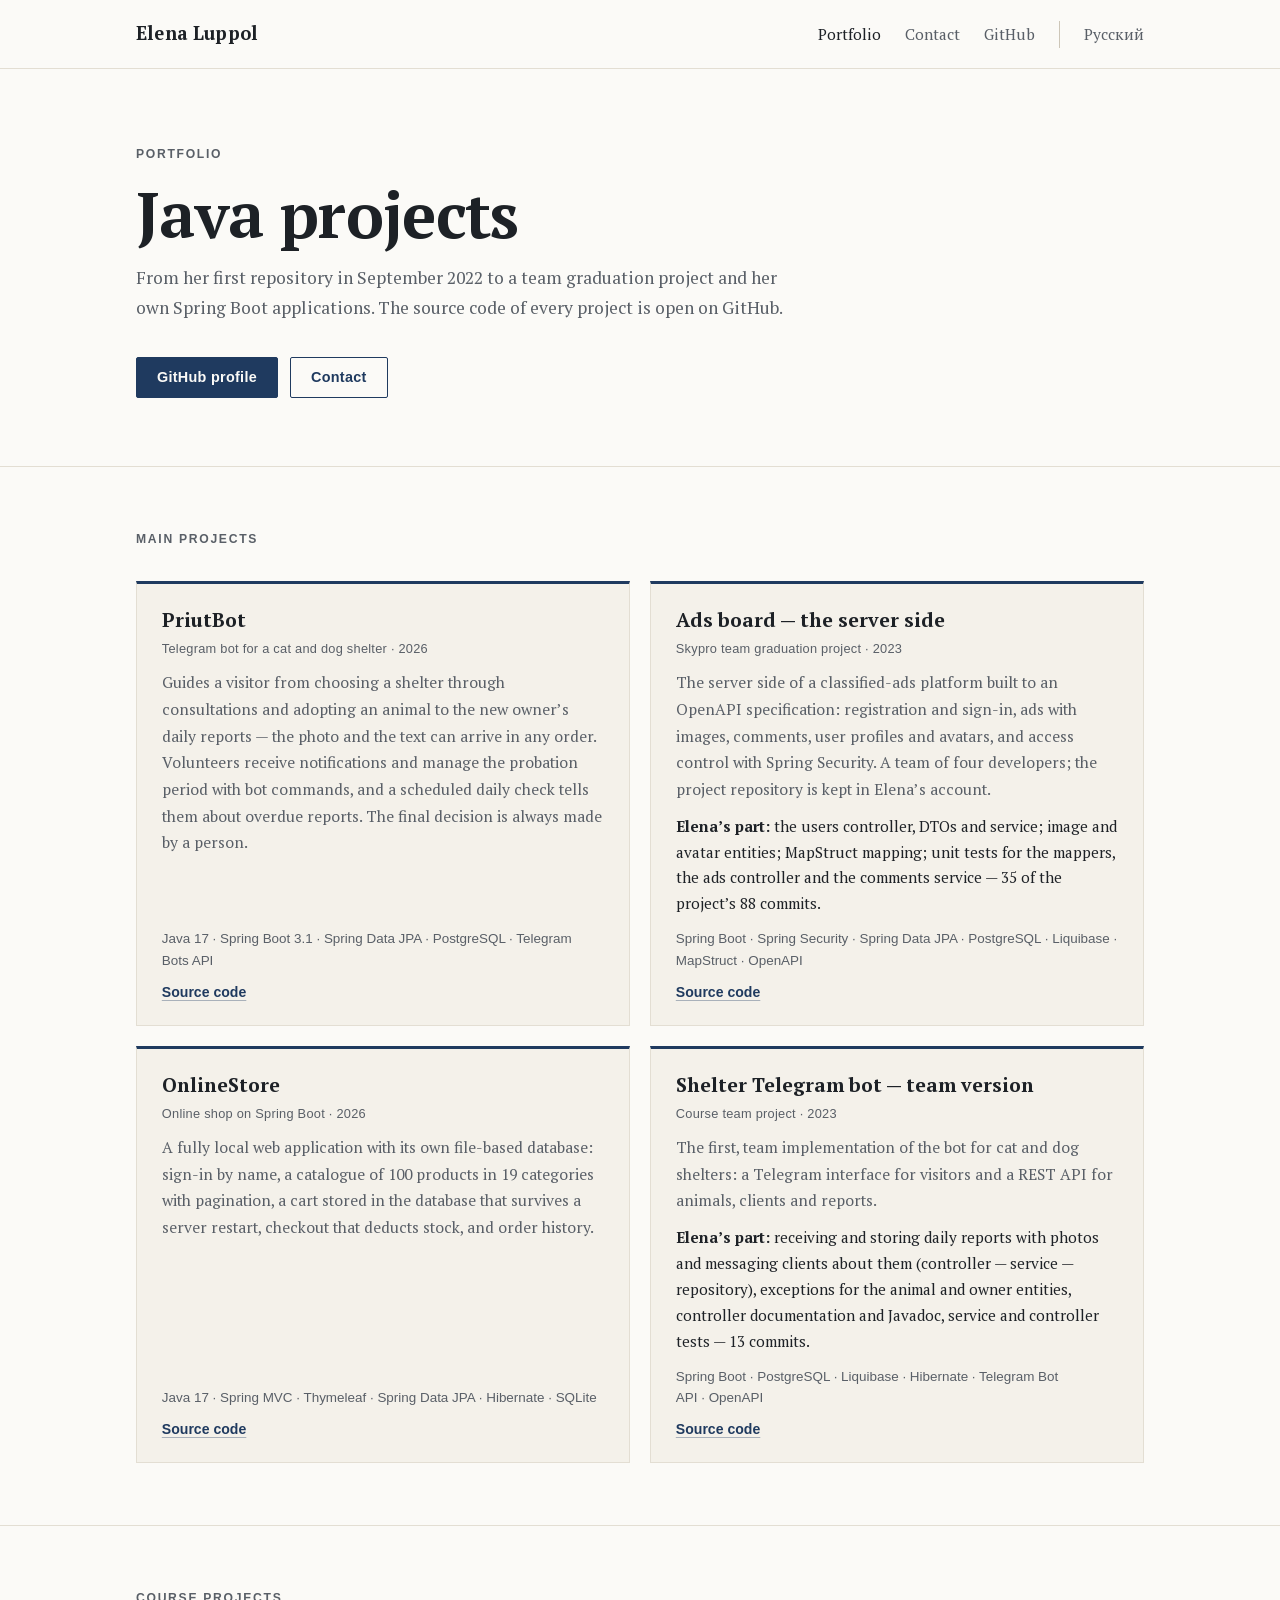
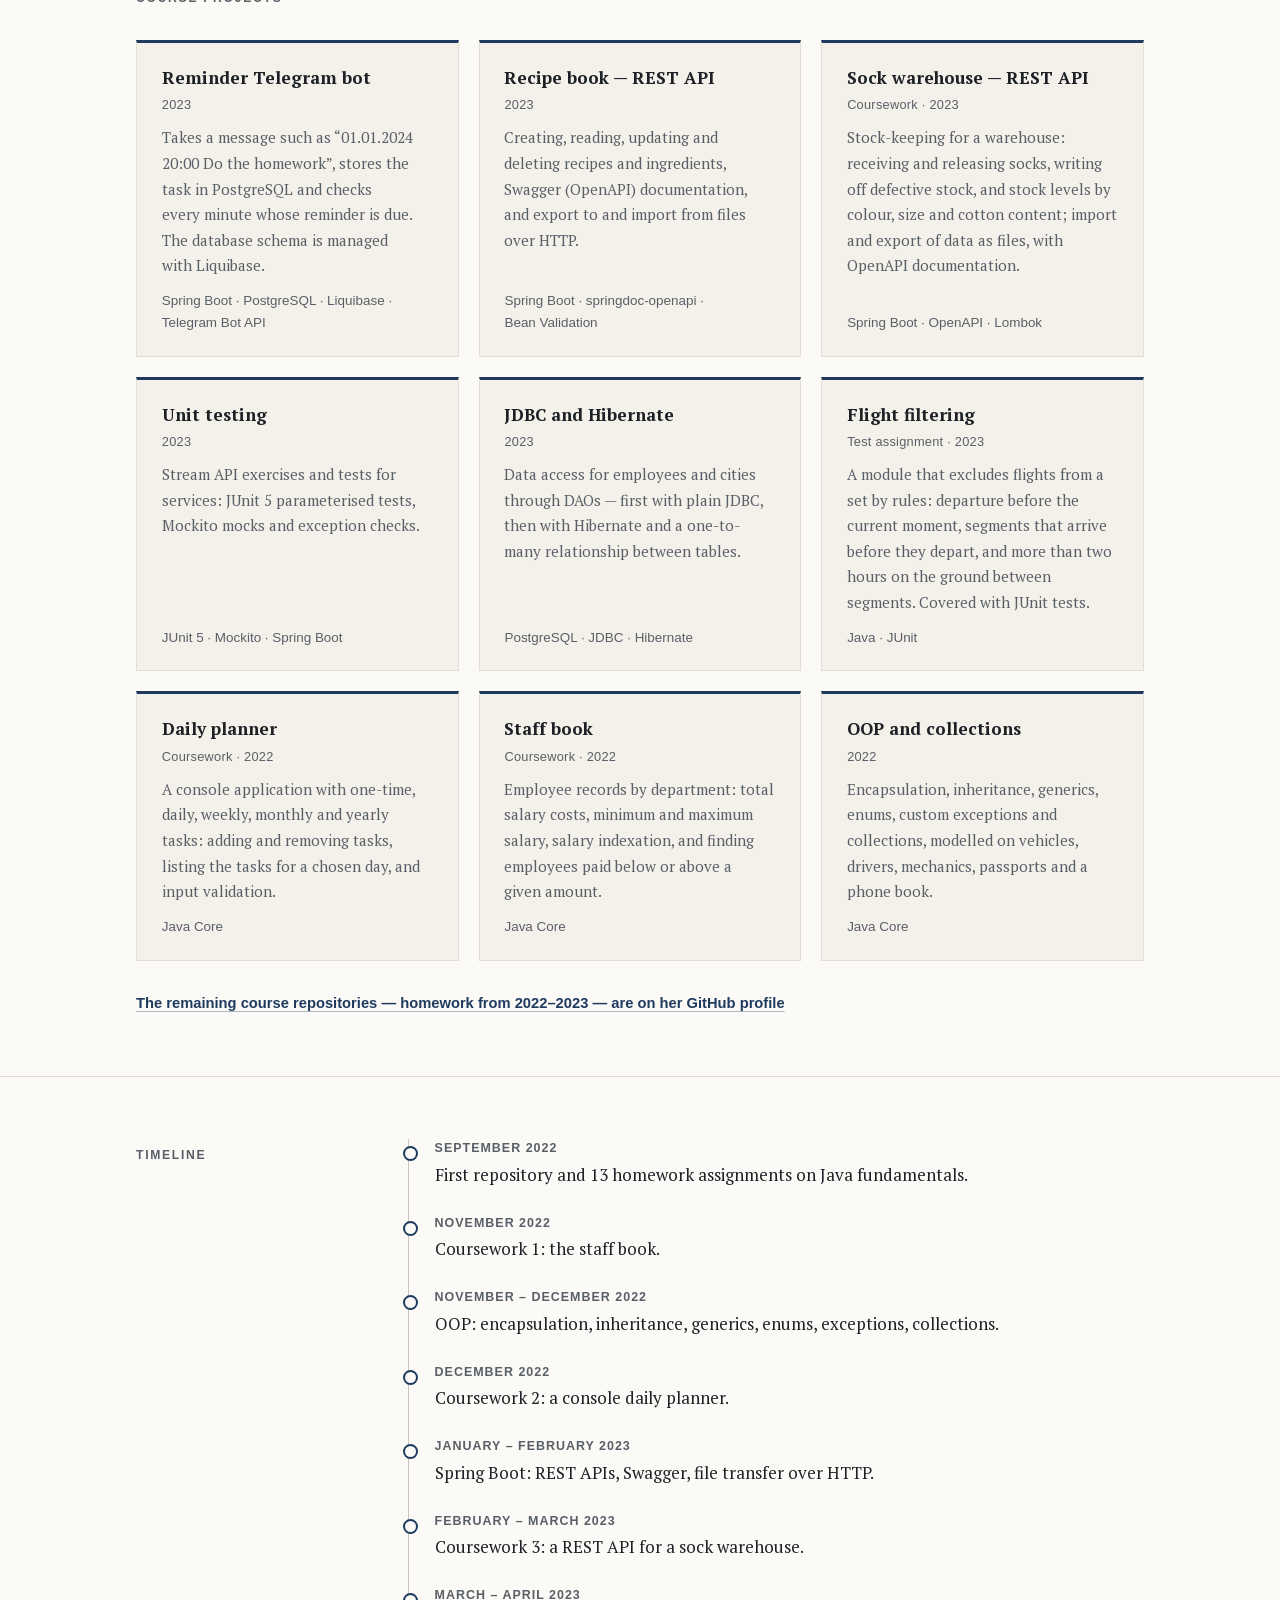
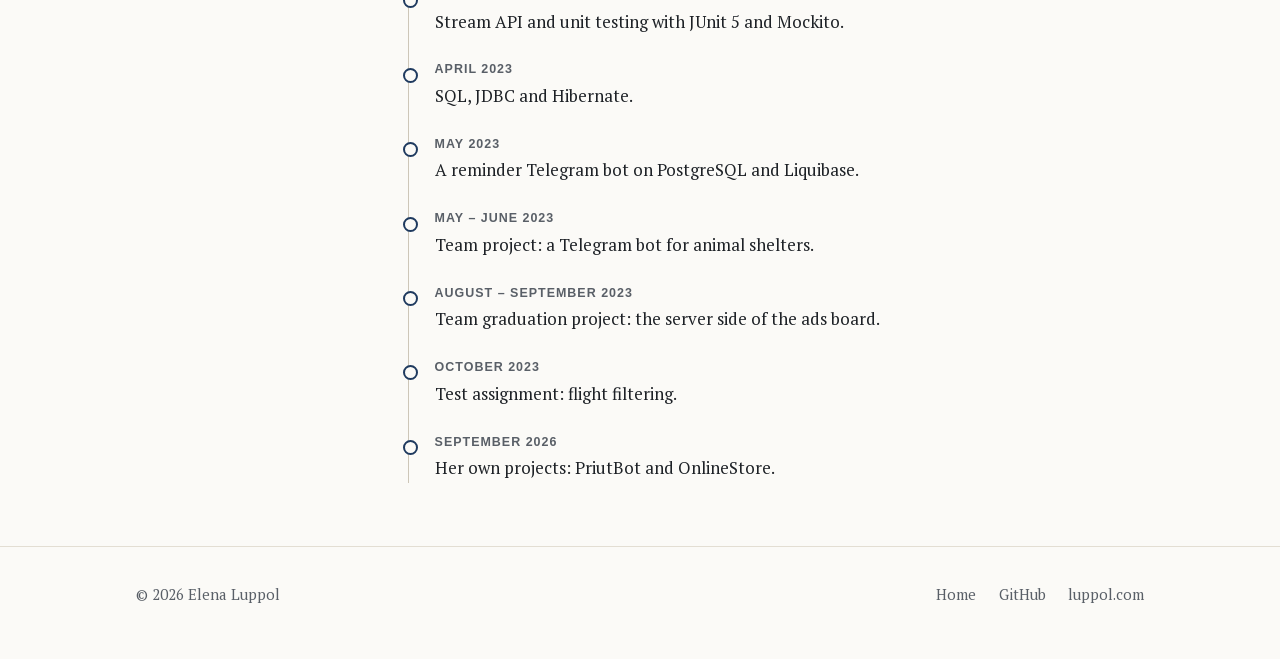
<file: en/portfolio/index.html>
<!doctype html>
<html lang="en">
<head>
<meta charset="utf-8">
<meta name="viewport" content="width=device-width, initial-scale=1">
<title>Portfolio — Elena Luppol</title>
<meta name="description" content="Elena Luppol’s Java and Spring Boot projects: a Telegram bot for an animal shelter, the server side of an ads board, an online shop and course projects — with source code on GitHub.">
<link rel="canonical" href="https://elena.luppol.com/en/portfolio/">
<link rel="alternate" hreflang="ru" href="https://elena.luppol.com/portfolio/">
<link rel="alternate" hreflang="en" href="https://elena.luppol.com/en/portfolio/">
<link rel="alternate" hreflang="x-default" href="https://elena.luppol.com/portfolio/">
<meta property="og:type" content="website">
<meta property="og:title" content="Portfolio — Elena Luppol">
<meta property="og:description" content="Java and Spring Boot projects — from a first repository in 2022 to a team graduation project and her own applications.">
<meta property="og:url" content="https://elena.luppol.com/en/portfolio/">
<meta property="og:image" content="https://elena.luppol.com/img/elena-luppol.jpg">
<meta property="og:locale" content="en_US">
<meta name="twitter:card" content="summary">
<link rel="icon" href="/favicon.svg" type="image/svg+xml">
<link rel="preload" href="/fonts/pt-serif-400-latin.woff2" as="font" type="font/woff2" crossorigin>
<link rel="stylesheet" href="/styles.css">
</head>
<body>

<a class="skip" href="#main">Skip to content</a>

<header class="site-head">
  <div class="wrap">
    <a class="brand" href="/en/">Elena Luppol</a>
    <nav class="site-nav" aria-label="Main navigation">
      <a href="/en/portfolio/" aria-current="page">Portfolio</a>
      <a href="/en/#contact">Contact</a>
      <a href="https://github.com/Lelena1">GitHub</a>
      <a class="lang" href="/portfolio/" hreflang="ru" lang="ru">Русский</a>
    </nav>
  </div>
</header>

<main id="main">

  <div class="hero">
    <div class="wrap">
      <div>
        <p class="kicker">Portfolio</p>
        <h1>Java projects</h1>
        <p class="lede">From her first repository in September 2022 to a team graduation project and her own Spring Boot applications. The source code of every project is open on GitHub.</p>
        <div class="actions">
          <a class="btn btn-primary" href="https://github.com/Lelena1">GitHub profile</a>
          <a class="btn" href="/en/#contact">Contact</a>
        </div>
      </div>
    </div>
  </div>

  <section id="main-projects">
    <div class="wrap">
      <h2 class="section-title">Main projects</h2>
      <div class="projects">

        <article class="project">
          <h3><a href="https://github.com/Lelena1/PriutBot">PriutBot</a></h3>
          <p class="sub">Telegram bot for a cat and dog shelter&nbsp;· 2026</p>
          <p class="desc">Guides a visitor from choosing a shelter through consultations and adopting an animal to the new owner’s daily reports&nbsp;— the photo and the text can arrive in any order. Volunteers receive notifications and manage the probation period with bot commands, and a scheduled daily check tells them about overdue reports. The final decision is always made by a person.</p>
          <p class="stack-line">Java 17&nbsp;· Spring Boot 3.1&nbsp;· Spring Data JPA&nbsp;· PostgreSQL&nbsp;· Telegram Bots API</p>
          <p class="links"><a href="https://github.com/Lelena1/PriutBot">Source code</a></p>
        </article>

        <article class="project">
          <h3><a href="https://github.com/Lelena1/graduate-work-4-team/tree/develop">Ads board&nbsp;— the server side</a></h3>
          <p class="sub">Skypro team graduation project&nbsp;· 2023</p>
          <p class="desc">The server side of a classified-ads platform built to an OpenAPI specification: registration and sign-in, ads with images, comments, user profiles and avatars, and access control with Spring Security. A team of four developers; the project repository is kept in Elena’s account.</p>
          <p class="contrib"><strong>Elena’s part:</strong> the users controller, DTOs and service; image and avatar entities; MapStruct mapping; unit tests for the mappers, the ads controller and the comments service&nbsp;— 35 of the project’s 88 commits.</p>
          <p class="stack-line">Spring Boot&nbsp;· Spring Security&nbsp;· Spring Data JPA&nbsp;· PostgreSQL&nbsp;· Liquibase&nbsp;· MapStruct&nbsp;· OpenAPI</p>
          <p class="links"><a href="https://github.com/Lelena1/graduate-work-4-team/tree/develop">Source code</a></p>
        </article>

        <article class="project">
          <h3><a href="https://github.com/Lelena1/OnlineStore">OnlineStore</a></h3>
          <p class="sub">Online shop on Spring Boot&nbsp;· 2026</p>
          <p class="desc">A fully local web application with its own file-based database: sign-in by name, a catalogue of 100 products in 19 categories with pagination, a cart stored in the database that survives a server restart, checkout that deducts stock, and order history.</p>
          <p class="stack-line">Java 17&nbsp;· Spring MVC&nbsp;· Thymeleaf&nbsp;· Spring Data JPA&nbsp;· Hibernate&nbsp;· SQLite</p>
          <p class="links"><a href="https://github.com/Lelena1/OnlineStore">Source code</a></p>
        </article>

        <article class="project">
          <h3><a href="https://github.com/AndreevSV/PriutTelegramBot">Shelter Telegram bot&nbsp;— team version</a></h3>
          <p class="sub">Course team project&nbsp;· 2023</p>
          <p class="desc">The first, team implementation of the bot for cat and dog shelters: a Telegram interface for visitors and a REST API for animals, clients and reports.</p>
          <p class="contrib"><strong>Elena’s part:</strong> receiving and storing daily reports with photos and messaging clients about them (controller&nbsp;— service&nbsp;— repository), exceptions for the animal and owner entities, controller documentation and Javadoc, service and controller tests&nbsp;— 13 commits.</p>
          <p class="stack-line">Spring Boot&nbsp;· PostgreSQL&nbsp;· Liquibase&nbsp;· Hibernate&nbsp;· Telegram Bot API&nbsp;· OpenAPI</p>
          <p class="links"><a href="https://github.com/AndreevSV/PriutTelegramBot">Source code</a></p>
        </article>

      </div>
    </div>
  </section>

  <section id="course-projects">
    <div class="wrap">
      <h2 class="section-title">Course projects</h2>
      <div class="projects projects-small">

        <article class="project">
          <h3><a href="https://github.com/Lelena1/firstbot">Reminder Telegram bot</a></h3>
          <p class="sub">2023</p>
          <p class="desc">Takes a message such as “01.01.2024 20:00 Do the homework”, stores the task in PostgreSQL and checks every minute whose reminder is due. The database schema is managed with Liquibase.</p>
          <p class="stack-line">Spring Boot&nbsp;· PostgreSQL&nbsp;· Liquibase&nbsp;· Telegram Bot API</p>
        </article>

        <article class="project">
          <h3><a href="https://github.com/Lelena1/recipesapp1">Recipe book&nbsp;— REST API</a></h3>
          <p class="sub">2023</p>
          <p class="desc">Creating, reading, updating and deleting recipes and ingredients, Swagger (OpenAPI) documentation, and export to and import from files over HTTP.</p>
          <p class="stack-line">Spring Boot&nbsp;· springdoc-openapi&nbsp;· Bean Validation</p>
        </article>

        <article class="project">
          <h3><a href="https://github.com/Lelena1/kw3/tree/kw3">Sock warehouse&nbsp;— REST API</a></h3>
          <p class="sub">Coursework&nbsp;· 2023</p>
          <p class="desc">Stock-keeping for a warehouse: receiving and releasing socks, writing off defective stock, and stock levels by colour, size and cotton content; import and export of data as files, with OpenAPI documentation.</p>
          <p class="stack-line">Spring Boot&nbsp;· OpenAPI&nbsp;· Lombok</p>
        </article>

        <article class="project">
          <h3><a href="https://github.com/Lelena1/stream">Unit testing</a></h3>
          <p class="sub">2023</p>
          <p class="desc">Stream API exercises and tests for services: JUnit 5 parameterised tests, Mockito mocks and exception checks.</p>
          <p class="stack-line">JUnit 5&nbsp;· Mockito&nbsp;· Spring Boot</p>
        </article>

        <article class="project">
          <h3><a href="https://github.com/Lelena1/hwlessonjdbc">JDBC and Hibernate</a></h3>
          <p class="sub">2023</p>
          <p class="desc">Data access for employees and cities through DAOs&nbsp;— first with plain JDBC, then with Hibernate and a one-to-many relationship between tables.</p>
          <p class="stack-line">PostgreSQL&nbsp;· JDBC&nbsp;· Hibernate</p>
        </article>

        <article class="project">
          <h3><a href="https://github.com/Lelena1/testing-task-2/tree/dev">Flight filtering</a></h3>
          <p class="sub">Test assignment&nbsp;· 2023</p>
          <p class="desc">A module that excludes flights from a set by rules: departure before the current moment, segments that arrive before they depart, and more than two hours on the ground between segments. Covered with JUnit tests.</p>
          <p class="stack-line">Java&nbsp;· JUnit</p>
        </article>

        <article class="project">
          <h3><a href="https://github.com/Lelena1/coursepaper2luppol">Daily planner</a></h3>
          <p class="sub">Coursework&nbsp;· 2022</p>
          <p class="desc">A console application with one-time, daily, weekly, monthly and yearly tasks: adding and removing tasks, listing the tasks for a chosen day, and input validation.</p>
          <p class="stack-line">Java Core</p>
        </article>

        <article class="project">
          <h3><a href="https://github.com/Lelena1/coursework1-staffbook">Staff book</a></h3>
          <p class="sub">Coursework&nbsp;· 2022</p>
          <p class="desc">Employee records by department: total salary costs, minimum and maximum salary, salary indexation, and finding employees paid below or above a given amount.</p>
          <p class="stack-line">Java Core</p>
        </article>

        <article class="project">
          <h3><a href="https://github.com/Lelena1/oop4">OOP and collections</a></h3>
          <p class="sub">2022</p>
          <p class="desc">Encapsulation, inheritance, generics, enums, custom exceptions and collections, modelled on vehicles, drivers, mechanics, passports and a phone book.</p>
          <p class="stack-line">Java Core</p>
        </article>

      </div>
      <p class="more"><a href="https://github.com/Lelena1?tab=repositories">The remaining course repositories&nbsp;— homework from 2022–2023&nbsp;— are on her GitHub profile</a></p>
    </div>
  </section>

  <section id="timeline">
    <div class="wrap section-grid">
      <h2>Timeline</h2>
      <ol class="timeline">
        <li><time>September 2022</time><p>First repository and 13 homework assignments on Java fundamentals.</p></li>
        <li><time>November 2022</time><p>Coursework 1: the staff book.</p></li>
        <li><time>November&nbsp;– December 2022</time><p>OOP: encapsulation, inheritance, generics, enums, exceptions, collections.</p></li>
        <li><time>December 2022</time><p>Coursework 2: a console daily planner.</p></li>
        <li><time>January&nbsp;– February 2023</time><p>Spring Boot: REST APIs, Swagger, file transfer over HTTP.</p></li>
        <li><time>February&nbsp;– March 2023</time><p>Coursework 3: a REST API for a sock warehouse.</p></li>
        <li><time>March&nbsp;– April 2023</time><p>Stream API and unit testing with JUnit 5 and Mockito.</p></li>
        <li><time>April 2023</time><p>SQL, JDBC and Hibernate.</p></li>
        <li><time>May 2023</time><p>A reminder Telegram bot on PostgreSQL and Liquibase.</p></li>
        <li><time>May&nbsp;– June 2023</time><p>Team project: a Telegram bot for animal shelters.</p></li>
        <li><time>August&nbsp;– September 2023</time><p>Team graduation project: the server side of the ads board.</p></li>
        <li><time>October 2023</time><p>Test assignment: flight filtering.</p></li>
        <li><time>September 2026</time><p>Her own projects: PriutBot and OnlineStore.</p></li>
      </ol>
    </div>
  </section>

</main>

<footer>
  <div class="wrap">
    <span>© 2026 Elena Luppol</span>
    <nav aria-label="Links">
      <a href="/en/">Home</a>
      <a href="https://github.com/Lelena1">GitHub</a>
      <a href="https://luppol.com">luppol.com</a>
    </nav>
  </div>
</footer>

</body>
</html>
</file>
<file: styles.css>
@font-face {
  font-family: "PT Serif";
  src: url("/fonts/pt-serif-400-cyrillic.woff2") format("woff2");
  font-weight: 400;
  font-style: normal;
  font-display: swap;
  unicode-range: U+0301, U+0400-045F, U+0490-0491, U+04B0-04B1, U+2116;
}
@font-face {
  font-family: "PT Serif";
  src: url("/fonts/pt-serif-400-latin.woff2") format("woff2");
  font-weight: 400;
  font-style: normal;
  font-display: swap;
  unicode-range: U+0000-00FF, U+0131, U+0152-0153, U+02BB-02BC, U+02C6, U+02DA, U+02DC, U+0304, U+0308, U+0329, U+2000-206F, U+20AC, U+2122, U+2191, U+2193, U+2212, U+2215, U+FEFF, U+FFFD;
}
@font-face {
  font-family: "PT Serif";
  src: url("/fonts/pt-serif-700-cyrillic.woff2") format("woff2");
  font-weight: 700;
  font-style: normal;
  font-display: swap;
  unicode-range: U+0301, U+0400-045F, U+0490-0491, U+04B0-04B1, U+2116;
}
@font-face {
  font-family: "PT Serif";
  src: url("/fonts/pt-serif-700-latin.woff2") format("woff2");
  font-weight: 700;
  font-style: normal;
  font-display: swap;
  unicode-range: U+0000-00FF, U+0131, U+0152-0153, U+02BB-02BC, U+02C6, U+02DA, U+02DC, U+0304, U+0308, U+0329, U+2000-206F, U+20AC, U+2122, U+2191, U+2193, U+2212, U+2215, U+FEFF, U+FFFD;
}
@font-face {
  font-family: "PT Serif";
  src: url("/fonts/pt-serif-400-italic-cyrillic.woff2") format("woff2");
  font-weight: 400;
  font-style: italic;
  font-display: swap;
  unicode-range: U+0301, U+0400-045F, U+0490-0491, U+04B0-04B1, U+2116;
}
@font-face {
  font-family: "PT Serif";
  src: url("/fonts/pt-serif-400-italic-latin.woff2") format("woff2");
  font-weight: 400;
  font-style: italic;
  font-display: swap;
  unicode-range: U+0000-00FF, U+0131, U+0152-0153, U+02BB-02BC, U+02C6, U+02DA, U+02DC, U+0304, U+0308, U+0329, U+2000-206F, U+20AC, U+2122, U+2191, U+2193, U+2212, U+2215, U+FEFF, U+FFFD;
}

:root {
  color-scheme: light dark;
  --paper: #fbfaf7;
  --paper-soft: #f4f1ea;
  --ink: #1d2126;
  --ink-muted: #595f67;
  --rule: #e3ded3;
  --rule-strong: #cdc6b8;
  --accent: #1f3a5f;
  --accent-soft: #e8edf3;
  --accent-ink: #fbfaf7;
  --max: 66rem;
  --measure: 41rem;
  --serif: "PT Serif", Georgia, "Times New Roman", serif;
  --sans: -apple-system, BlinkMacSystemFont, "Segoe UI", Roboto, "Helvetica Neue", Arial, sans-serif;
}

@media (prefers-color-scheme: dark) {
  :root {
    --paper: #121416;
    --paper-soft: #181b1f;
    --ink: #e8e5de;
    --ink-muted: #a5a9ae;
    --rule: #2a2e33;
    --rule-strong: #3b4047;
    --accent: #a9c1de;
    --accent-soft: #1c2631;
    --accent-ink: #121416;
  }
}

* { box-sizing: border-box; }

html { -webkit-text-size-adjust: 100%; }

body {
  margin: 0;
  background: var(--paper);
  color: var(--ink);
  font: 400 1.0625rem/1.7 var(--serif);
  font-kerning: normal;
  text-rendering: optimizeLegibility;
}

.wrap { max-width: var(--max); margin: 0 auto; padding: 0 1.5rem; }

h1, h3 { text-wrap: balance; }
p, li { text-wrap: pretty; }

a {
  color: var(--accent);
  text-decoration: underline;
  text-decoration-thickness: 1px;
  text-underline-offset: 0.2em;
  text-decoration-color: color-mix(in srgb, var(--accent) 35%, transparent);
}
a:hover { text-decoration-color: currentColor; }

:focus-visible { outline: 2px solid var(--accent); outline-offset: 3px; }

.skip { position: absolute; left: -9999px; top: 0; }
.skip:focus { left: 1rem; top: 1rem; padding: 0.5rem 0.8rem; background: var(--paper); border: 1px solid var(--rule-strong); z-index: 20; }

.label,
.kicker,
h2 {
  font-family: var(--sans);
  font-weight: 600;
  letter-spacing: 0.14em;
  text-transform: uppercase;
}

/* ---------- header ---------- */

.site-head { border-bottom: 1px solid var(--rule); }

.site-head .wrap {
  display: flex;
  flex-wrap: wrap;
  align-items: baseline;
  justify-content: space-between;
  gap: 0.5rem 2rem;
  padding-top: 1.15rem;
  padding-bottom: 1.15rem;
}

.brand { color: var(--ink); font-size: 1.15rem; font-weight: 700; letter-spacing: 0.01em; text-decoration: none; }

.site-nav { display: flex; flex-wrap: wrap; gap: 0.35rem 1.5rem; font-size: 0.97rem; }
.site-nav a { color: var(--ink-muted); text-decoration: none; }
.site-nav a:hover,
.site-nav a[aria-current="page"] { color: var(--ink); }
.site-nav .lang { padding-left: 1.5rem; border-left: 1px solid var(--rule-strong); }

/* ---------- hero ---------- */

.hero { padding: 4.75rem 0 4.25rem; border-bottom: 1px solid var(--rule); }

.hero .wrap {
  display: grid;
  grid-template-columns: minmax(0, 1fr) auto;
  align-items: center;
  gap: 2.5rem 4rem;
}

.kicker { margin: 0 0 1.1rem; color: var(--ink-muted); font-size: 0.76rem; line-height: 1.5; }

.hero h1 {
  margin: 0 0 0.9rem;
  font-size: clamp(2.6rem, 6.4vw, 4rem);
  font-weight: 700;
  line-height: 1.06;
  letter-spacing: -0.01em;
}

.role { margin: 0 0 1.4rem; font-size: clamp(1.15rem, 2.5vw, 1.45rem); font-style: italic; line-height: 1.4; }

.lede { max-width: var(--measure); margin: 0 0 2.1rem; color: var(--ink-muted); font-size: 1.1rem; }

.actions { display: flex; flex-wrap: wrap; gap: 0.75rem; }

.btn {
  display: inline-block;
  padding: 0.7rem 1.25rem;
  border: 1px solid var(--accent);
  border-radius: 2px;
  color: var(--accent);
  font: 600 0.9rem/1.2 var(--sans);
  letter-spacing: 0.02em;
  text-decoration: none;
}
.btn:hover { background: var(--accent-soft); }
.btn-primary { background: var(--accent); color: var(--accent-ink); }
.btn-primary:hover { background: color-mix(in srgb, var(--accent) 86%, #000); }

.portrait { width: 14.5rem; margin: 0; }
.portrait img {
  display: block;
  width: 100%;
  height: auto;
  padding: 0.45rem;
  border: 1px solid var(--rule-strong);
  background: var(--paper);
}

/* ---------- figures ---------- */

.figures-band { padding: 0; }

.figures {
  display: grid;
  grid-template-columns: repeat(auto-fit, minmax(12.5rem, 1fr));
  gap: 0 2rem;
}

.figure { margin: 0; padding: 2.1rem 0; }
.figure strong {
  display: block;
  margin-bottom: 0.55rem;
  color: var(--accent);
  font-size: 2.5rem;
  font-weight: 700;
  line-height: 1;
  font-variant-numeric: lining-nums;
}
.figure span { display: block; max-width: 15rem; color: var(--ink-muted); font-size: 0.95rem; line-height: 1.5; }

/* ---------- sections ---------- */

section { padding: 3.9rem 0; border-bottom: 1px solid var(--rule); }
main > section:last-child { border-bottom: 0; }

.section-grid {
  display: grid;
  grid-template-columns: 13.5rem minmax(0, 1fr);
  gap: 0.75rem 3.5rem;
}

h2 { margin: 0.45rem 0 1rem; color: var(--ink-muted); font-size: 0.76rem; line-height: 1.6; }

.section-title { margin: 0 0 2rem; }

.prose { max-width: var(--measure); }
.prose p { margin: 0 0 1.15rem; }
.prose p:last-child { margin-bottom: 0; }

.statement { max-width: var(--measure); margin: 0 0 1.5rem; font-size: 1.12rem; }

/* ---------- entries ---------- */

.entry { margin: 0 0 2.25rem; }
.entry:last-child { margin-bottom: 0; }

.entry-head {
  display: flex;
  flex-wrap: wrap;
  align-items: baseline;
  justify-content: space-between;
  gap: 0.2rem 1.25rem;
}

.entry h3 { margin: 0; font-size: 1.22rem; line-height: 1.35; }
.entry h3 a { color: var(--ink); text-decoration: none; }
.entry h3 a:hover { text-decoration: underline; }

.when {
  color: var(--ink-muted);
  font: 500 0.86rem/1.5 var(--sans);
  font-variant-numeric: tabular-nums;
  white-space: nowrap;
}

.where { margin: 0.2rem 0 0.9rem; color: var(--ink-muted); font-style: italic; }
.entry > p:not(.where) { max-width: var(--measure); margin: 0 0 0.6rem; }

.entry ul { max-width: var(--measure); margin: 0; padding-left: 1.15rem; }
.entry li { margin: 0 0 0.5rem; padding-left: 0.2rem; }
.entry li::marker { color: var(--rule-strong); }

.stack-line { margin: 0.35rem 0 0; color: var(--ink-muted); font: 500 0.84rem/1.6 var(--sans); }

.keywords { display: flex; flex-wrap: wrap; gap: 0.5rem; margin: 1.5rem 0 0; padding: 0; list-style: none; }
.keywords li {
  padding: 0.42rem 0.7rem;
  border: 1px solid var(--rule-strong);
  border-radius: 2px;
  background: var(--paper-soft);
  color: var(--ink-muted);
  font: 500 0.82rem/1.2 var(--sans);
}

.more { margin: 2rem 0 0; font: 600 0.92rem/1.4 var(--sans); }

.interests {
  max-width: var(--measure);
  margin: 1.6rem 0 0;
  padding-top: 1.2rem;
  border-top: 1px solid var(--rule);
  color: var(--ink-muted);
  font-style: italic;
}
.interests .label { display: block; margin-bottom: 0.35rem; color: var(--ink-muted); font-size: 0.72rem; font-style: normal; }

/* ---------- languages & contacts ---------- */

.facts { display: grid; gap: 0.55rem; margin: 0; }
.facts div { display: grid; grid-template-columns: 9.5rem minmax(0, 1fr); gap: 1rem; }
.facts dt { color: var(--ink-muted); font: 600 0.78rem/2.15 var(--sans); letter-spacing: 0.08em; text-transform: uppercase; }
.facts dd { margin: 0; }

/* ---------- project cards ---------- */

.projects {
  display: grid;
  grid-template-columns: repeat(auto-fill, minmax(min(26rem, 100%), 1fr));
  gap: 1.25rem;
}

.projects-small { grid-template-columns: repeat(auto-fill, minmax(min(16rem, 100%), 1fr)); }

.project {
  display: flex;
  flex-direction: column;
  gap: 0.7rem;
  padding: 1.5rem 1.55rem 1.4rem;
  border: 1px solid var(--rule);
  border-top: 3px solid var(--accent);
  background: var(--paper-soft);
}

.project h3 { margin: 0; font-size: 1.22rem; line-height: 1.3; }
.project h3 a { color: var(--ink); text-decoration: none; }
.project h3 a:hover { text-decoration: underline; }

.project .sub { margin: -0.35rem 0 0; color: var(--ink-muted); font: 500 0.8rem/1.5 var(--sans); letter-spacing: 0.02em; }
.project p { margin: 0; }
.project .desc { flex: 1; color: var(--ink-muted); font-size: 0.98rem; }
.project .contrib { color: var(--ink); font-size: 0.95rem; }
.project .contrib strong { font-weight: 700; }
.project .stack-line { margin: 0; }
.project .links { display: flex; flex-wrap: wrap; gap: 1.25rem; font: 600 0.88rem/1.4 var(--sans); }

.projects-small .project h3 { font-size: 1.08rem; }
.projects-small .project .desc { font-size: 0.94rem; }

/* ---------- timeline ---------- */

.timeline { max-width: var(--measure); margin: 0; padding: 0; list-style: none; border-left: 1px solid var(--rule-strong); }
.timeline li { position: relative; padding: 0 0 1.5rem 1.6rem; }
.timeline li:last-child { padding-bottom: 0; }
.timeline li::before {
  content: "";
  position: absolute;
  top: 0.45rem;
  left: -6px;
  width: 11px;
  height: 11px;
  border: 2px solid var(--accent);
  border-radius: 50%;
  background: var(--paper);
}
.timeline time { display: block; color: var(--ink-muted); font: 600 0.78rem/1.6 var(--sans); letter-spacing: 0.08em; text-transform: uppercase; }
.timeline p { margin: 0.1rem 0 0; }

/* ---------- footer ---------- */

footer { padding: 2.2rem 0 3.25rem; border-top: 1px solid var(--rule); color: var(--ink-muted); font-size: 0.93rem; }
footer .wrap { display: flex; flex-wrap: wrap; justify-content: space-between; gap: 0.75rem 1.5rem; }
footer nav { display: flex; flex-wrap: wrap; gap: 0.5rem 1.4rem; }
footer a { color: var(--ink-muted); text-decoration: none; }
footer a:hover { color: var(--ink); }

/* ---------- small screens ---------- */

@media (max-width: 46rem) {
  .hero { padding: 3rem 0 3rem; }
  .hero .wrap { grid-template-columns: minmax(0, 1fr); }
  .portrait { order: -1; width: 9.5rem; }
  section { padding: 3rem 0; }
  .section-grid { grid-template-columns: minmax(0, 1fr); }
  h2 { margin-top: 0; }
  .figure { padding: 1.5rem 0; }
  .figure + .figure { border-top: 1px solid var(--rule); }
  .facts div { grid-template-columns: minmax(0, 1fr); gap: 0; }
  .site-nav { gap: 0.35rem 1.1rem; }
  .site-nav .lang { padding-left: 1.1rem; }
}

/* ---------- print ---------- */

@media print {
  :root {
    --paper: #fff;
    --paper-soft: #fff;
    --ink: #000;
    --ink-muted: #333;
    --rule: #bbb;
    --rule-strong: #999;
    --accent: #000;
  }
  body { font-size: 10.5pt; }
  .skip, .site-nav, .actions, .more, footer nav { display: none; }
  .hero { padding: 0 0 1.25rem; }
  .portrait { width: 7rem; }
  section { padding: 1.25rem 0; }
  .entry, .project, .timeline li { break-inside: avoid; }
  a { color: inherit; text-decoration: none; }
}
</file>
